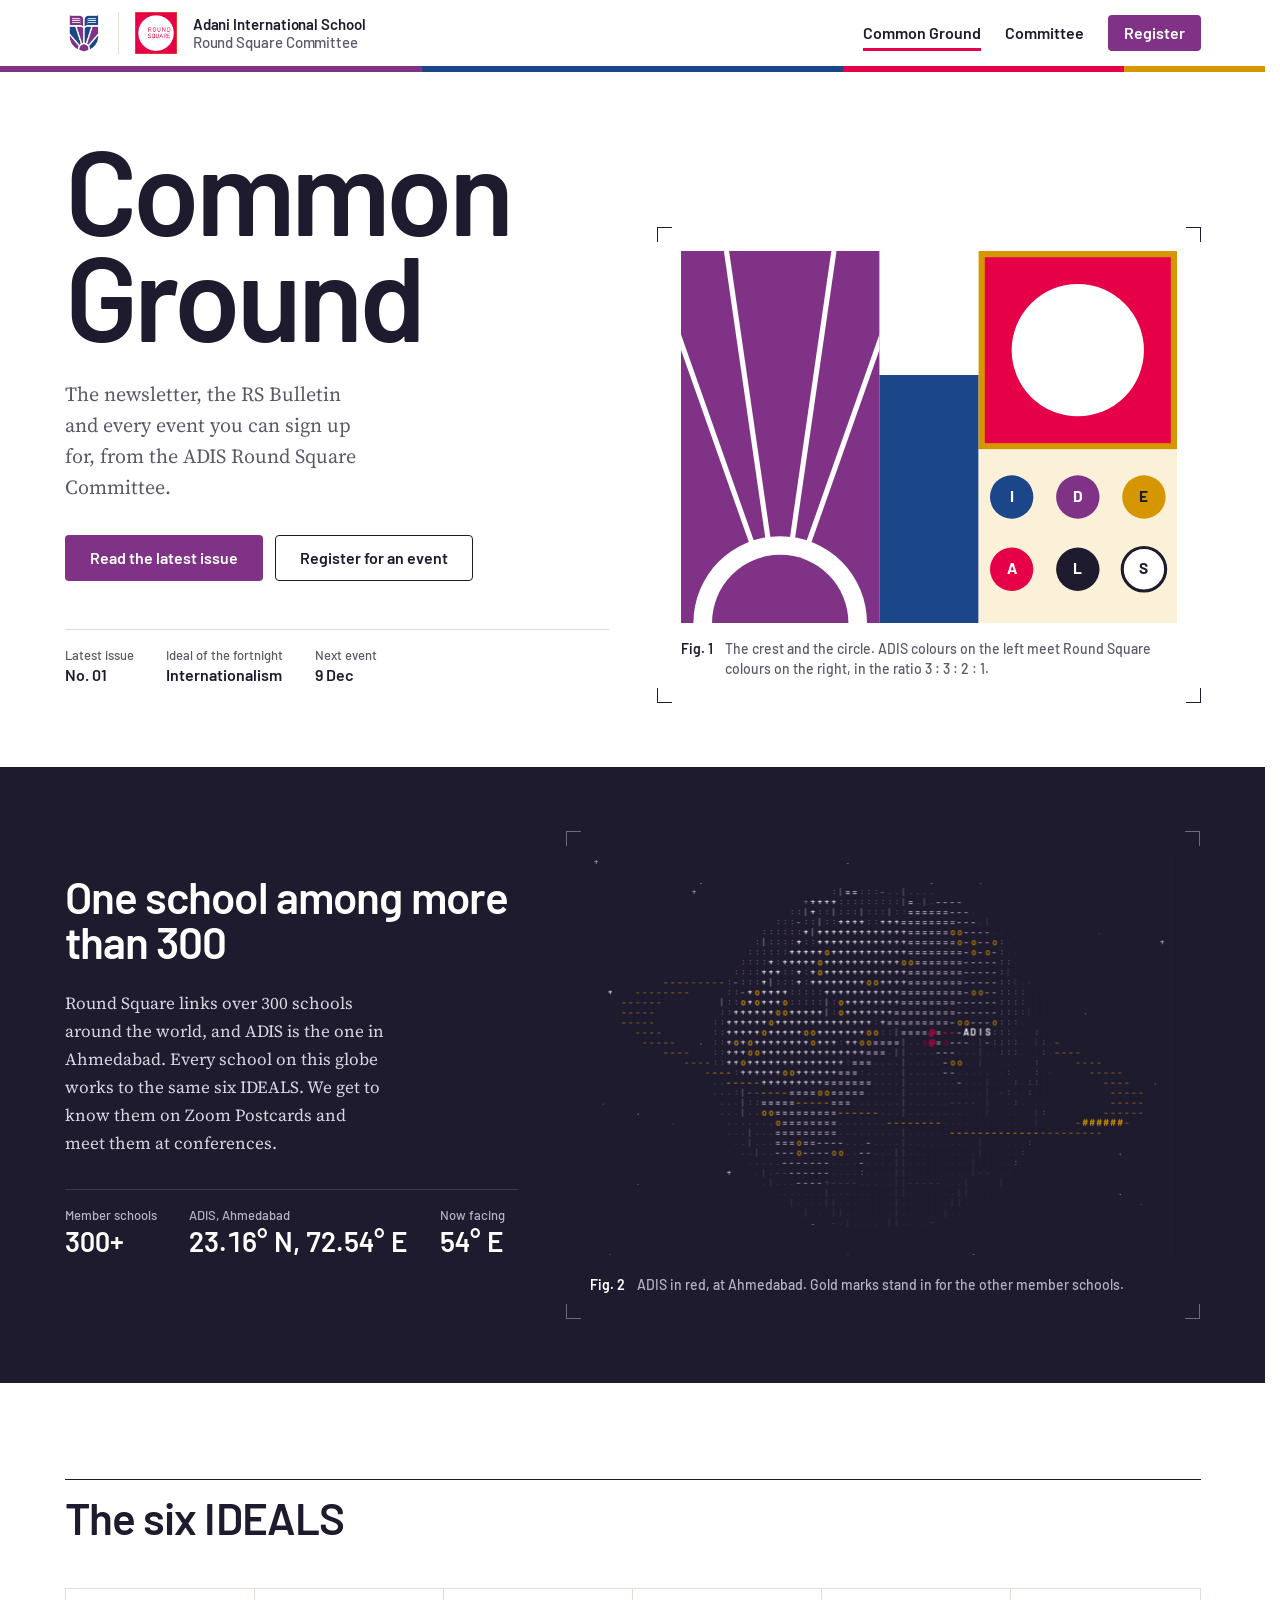
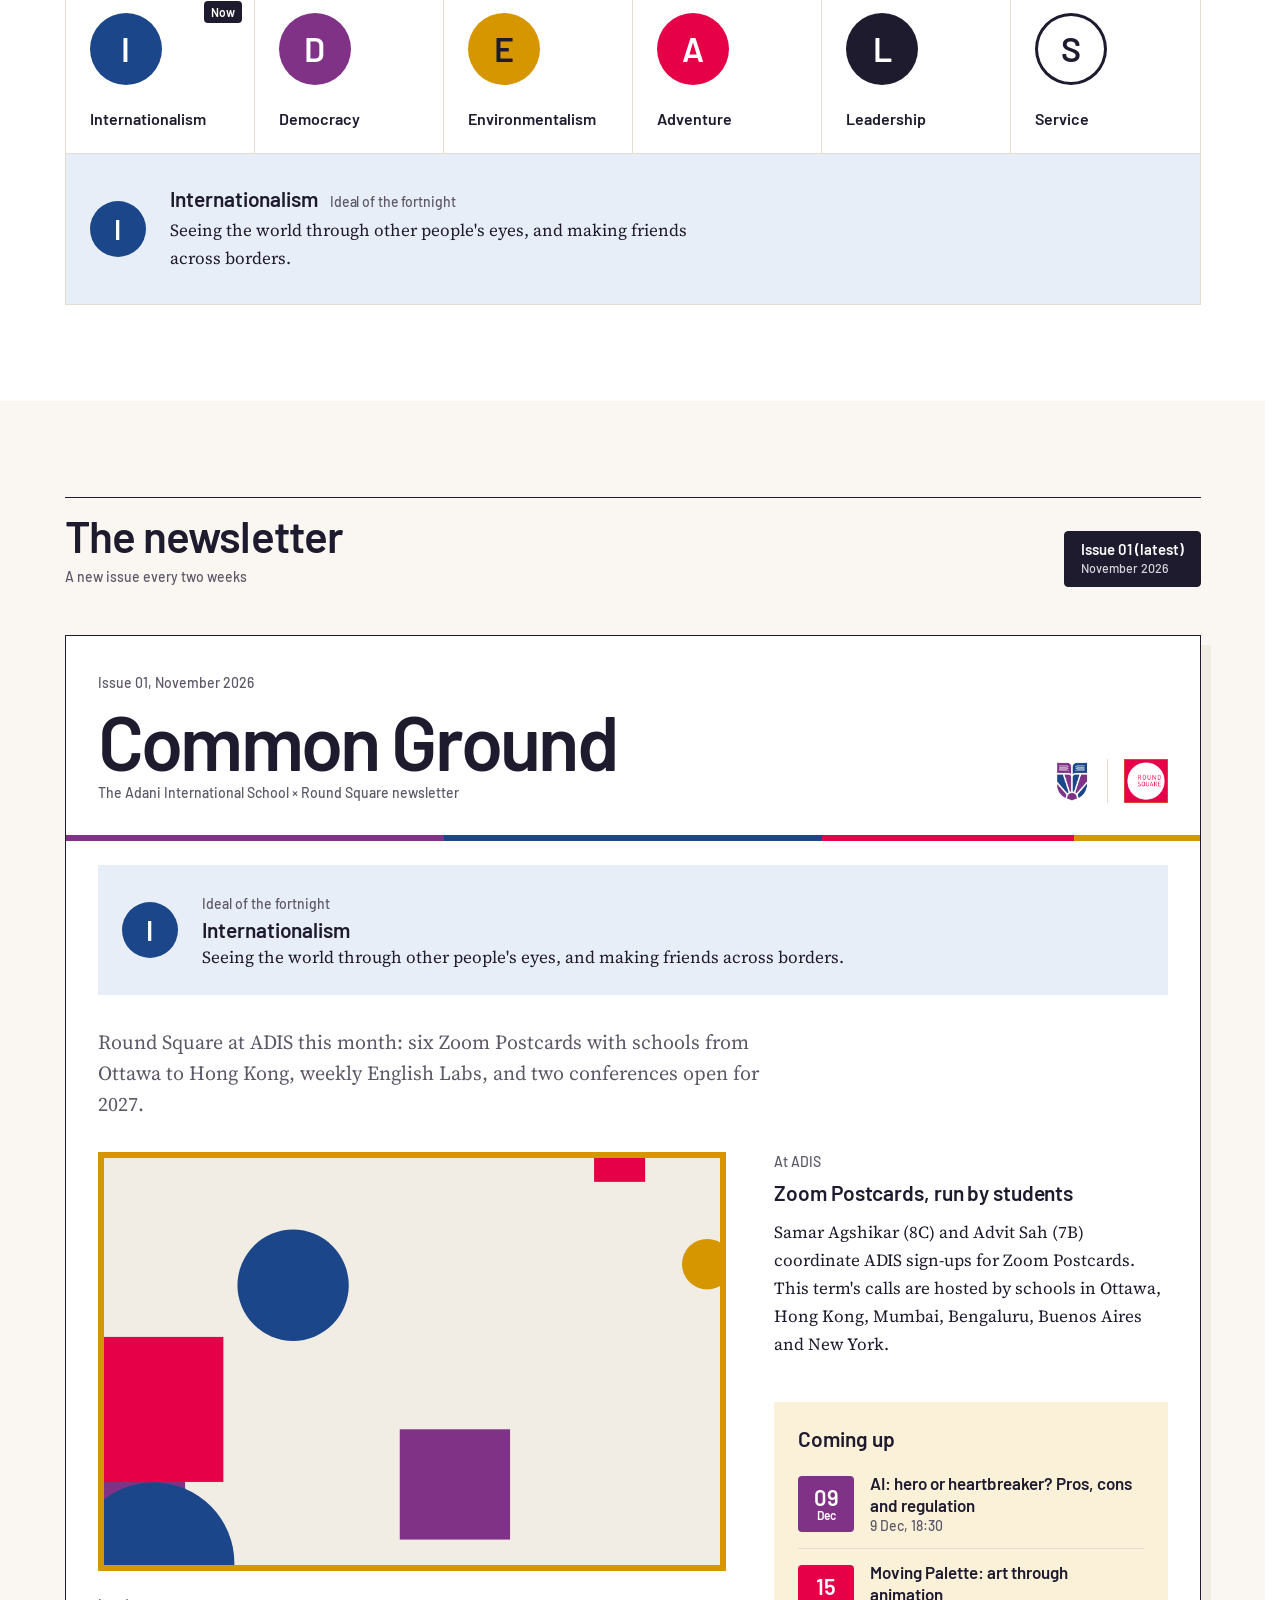
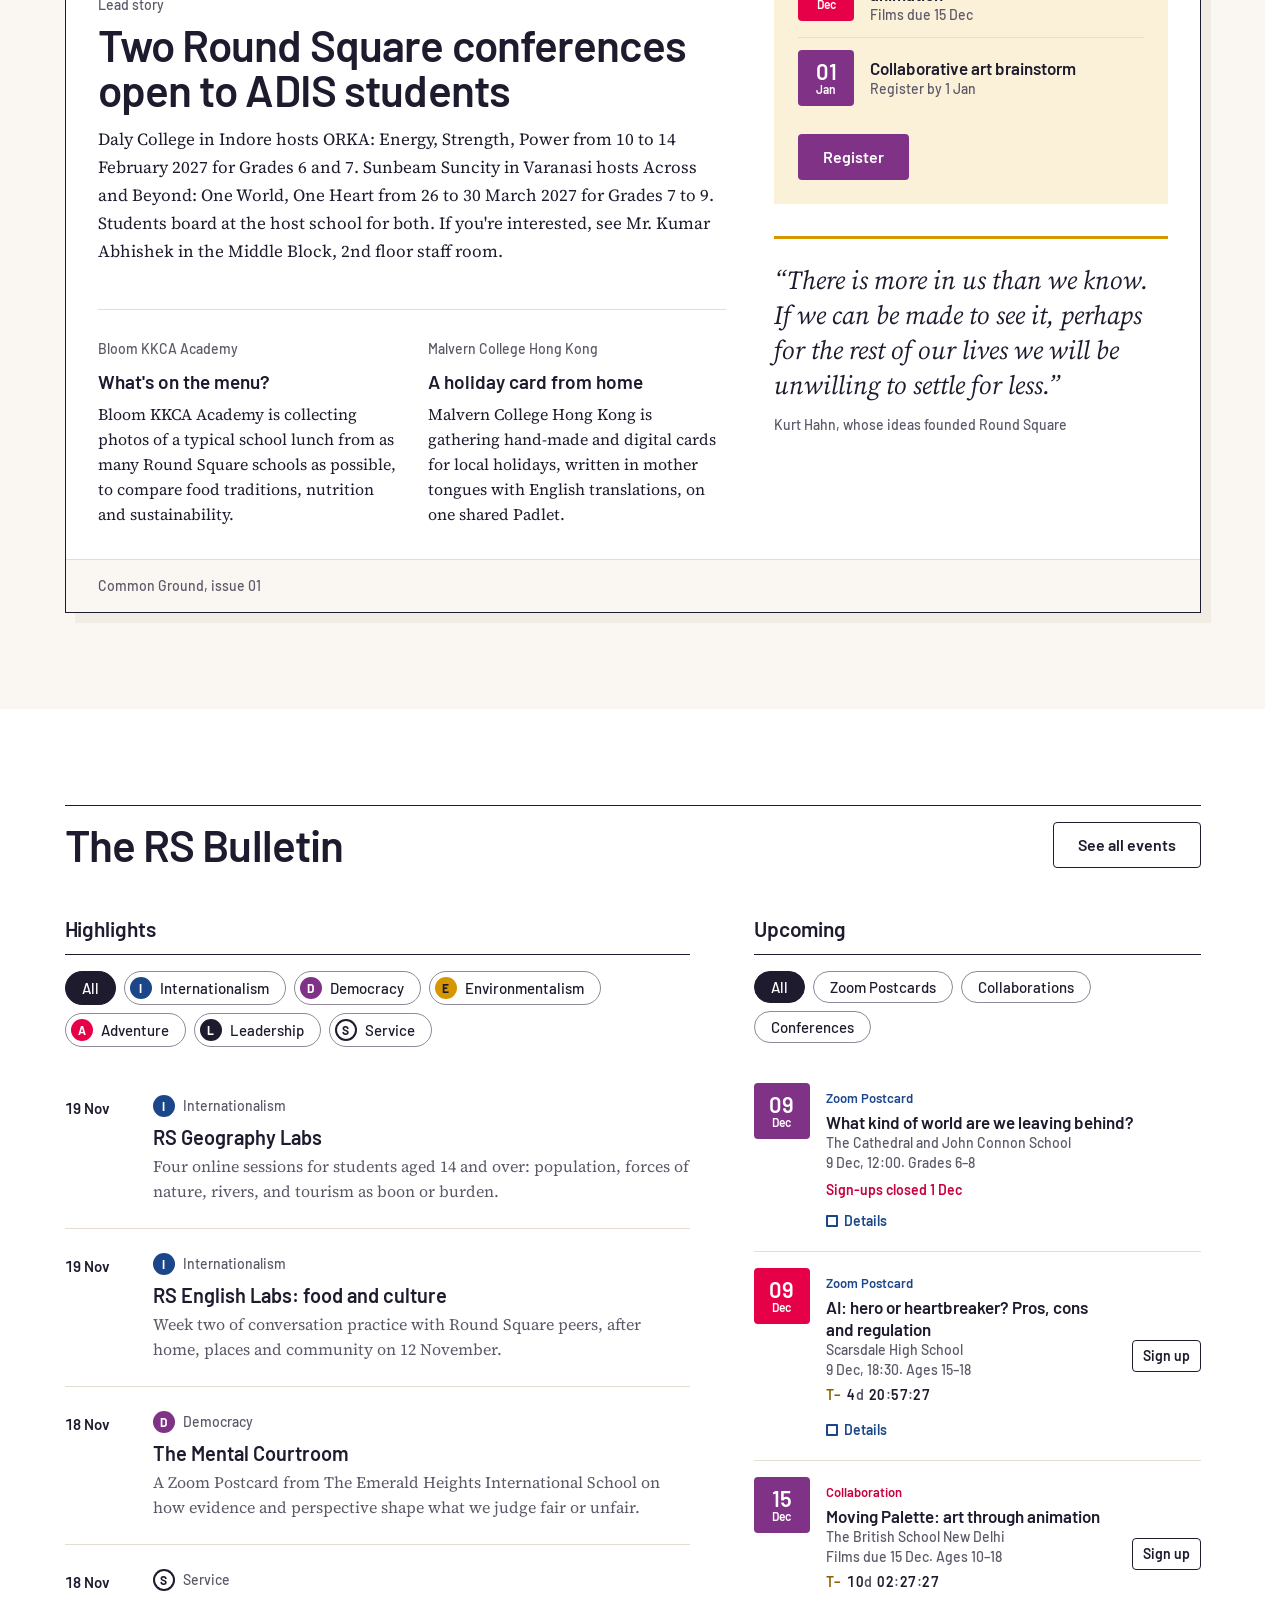
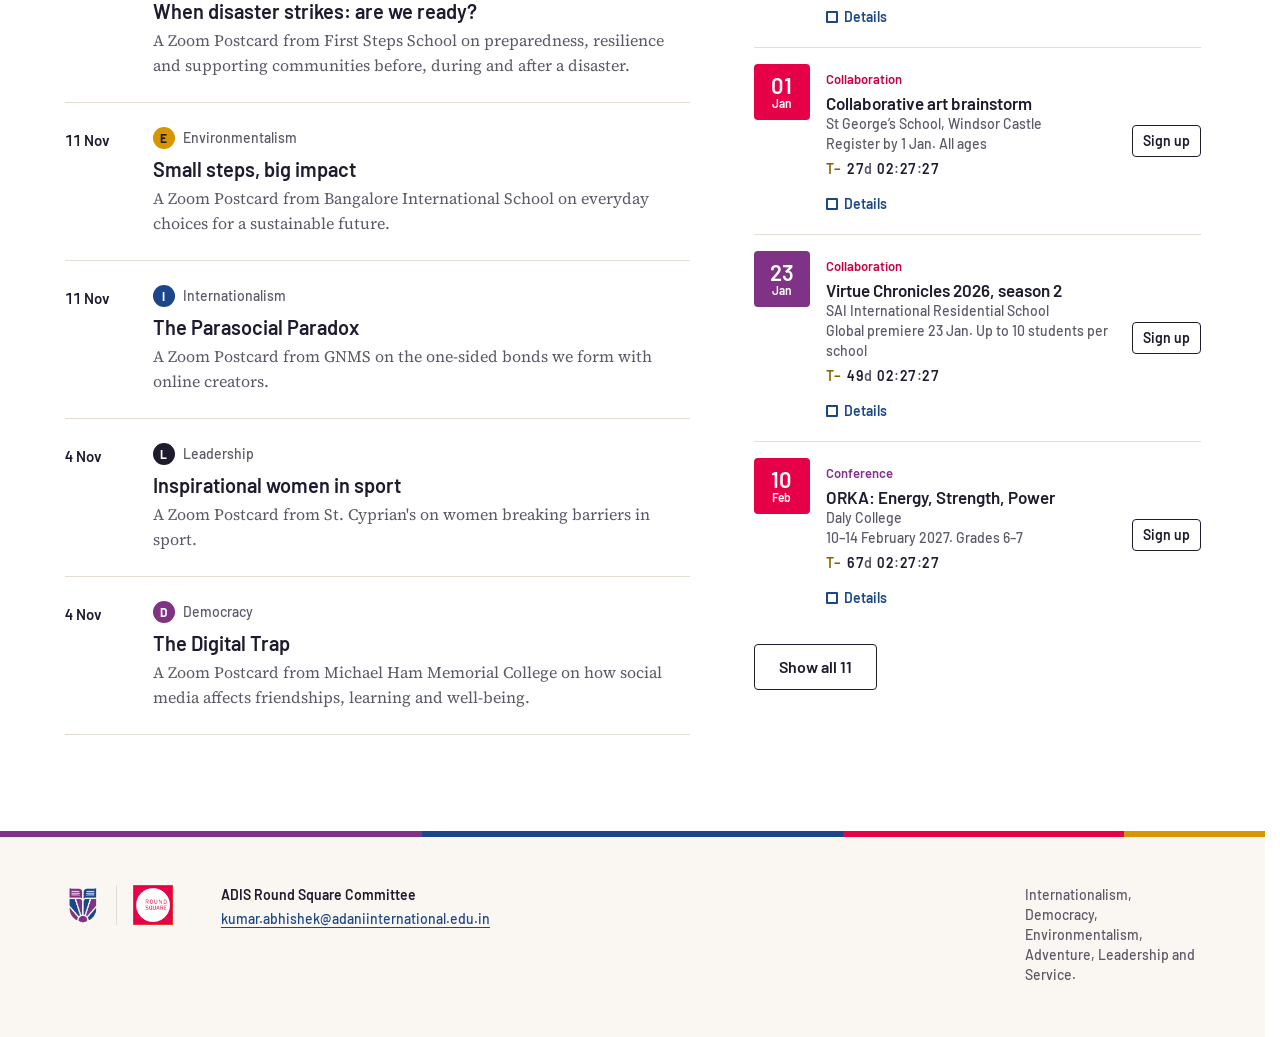
<file: index.html>
<!doctype html>
<html lang="en">
<head>
  <meta charset="utf-8">
  <meta name="viewport" content="width=device-width, initial-scale=1">
  <title>Common Ground | ADIS Round Square</title>
  <meta name="description" content="The ADIS Round Square Committee: the Common Ground newsletter, the RS Bulletin, highlights and upcoming events.">
  <link rel="icon" href="assets/round-square-mark.png">
  <link rel="preconnect" href="https://fonts.googleapis.com">
  <link rel="preconnect" href="https://fonts.gstatic.com" crossorigin>
  <link href="https://fonts.googleapis.com/css2?family=Barlow:wght@400;500;600;700&family=Source+Serif+4:ital,opsz,wght@0,8..60,400;0,8..60,600;1,8..60,400&display=swap" rel="stylesheet">
  <link rel="stylesheet" href="css/styles.css?v=15">
  <script>
    // Opening animation: once per visit, never for people who prefer reduced motion.
    try {
      if (!sessionStorage.getItem("rs-intro-seen") && !matchMedia("(prefers-reduced-motion: reduce)").matches) {
        document.documentElement.classList.add("intro");
        sessionStorage.setItem("rs-intro-seen", "1");
      }
    } catch (e) {}
  </script>
</head>
<body data-page="home">
  <div class="intro-overlay" aria-hidden="true">
    <div class="intro-cols"><span class="b-purple"></span><span class="b-blue"></span><span class="b-red"></span><span class="b-gold"></span></div>
    <div class="intro-badge">
      <img src="assets/adis-crest.png" alt=""><span class="divider"></span><img src="assets/round-square-mark.png" alt="">
    </div>
  </div>

  <header id="site-header"></header>

  <main>
    <!-- Hero -->
    <section class="hero" aria-labelledby="hero-title">
      <div class="wrap">
        <div class="hero-copy">
          <h1 id="hero-title" class="display">Common<br>Ground</h1>
          <p class="lead">The newsletter, the RS Bulletin and every event you can sign up for, from the ADIS Round Square Committee.</p>
          <div class="hero-actions">
            <a class="btn primary" href="#newsletter">Read the latest issue</a>
            <a class="btn secondary" href="register.html">Register for an event</a>
          </div>
          <dl class="hero-meta" id="hero-meta"></dl>
        </div>
        <figure class="plate hero-art">
          <span class="crop" aria-hidden="true"></span>
          <svg id="hero-svg" viewBox="0 0 480 360" role="img" aria-label="The ADIS rising sun meets the Round Square circle">
            <!-- ADIS: purple slab with the crest's rays and rising sun -->
            <rect class="shape" x="0" y="0" width="192" height="360" fill="#7f3286"/>
            <clipPath id="slab-clip"><rect class="shape" x="0" y="0" width="192" height="360"/></clipPath>
            <g clip-path="url(#slab-clip)"><g id="rays">
              <line class="ray" x1="96" y1="360" x2="-10" y2="60"/>
              <line class="ray" x1="96" y1="360" x2="44" y2="0"/>
              <line class="ray" x1="96" y1="360" x2="148" y2="0"/>
              <line class="ray" x1="96" y1="360" x2="202" y2="60"/>
            </g></g>
            <g class="sun" id="sun" tabindex="0" role="button" aria-label="The rising sun">
              <circle cx="96" cy="360" r="84" fill="#ffffff"/>
              <circle id="sun-core" cx="96" cy="360" r="66" fill="#7f3286"/>
            </g>
            <!-- ADIS blue -->
            <rect class="shape" x="192" y="120" width="96" height="240" fill="#1b478a"/>
            <!-- Round Square: red square in a gold frame, with its circle -->
            <rect class="shape" x="288" y="0" width="192" height="192" fill="#d59600"/>
            <rect class="shape inner" x="294" y="6" width="180" height="180" fill="#e60048"/>
            <clipPath id="sq-clip"><rect class="shape inner" x="294" y="6" width="180" height="180"/></clipPath>
            <g clip-path="url(#sq-clip)">
              <circle class="rs-ball" id="rs-ball" cx="384" cy="96" r="64" fill="#ffffff" tabindex="0" role="button" aria-label="The Round Square circle"/>
            </g>
            <!-- Gold tint relief with the six IDEALS -->
            <rect class="shape" x="288" y="192" width="192" height="168" fill="#fbf1d9"/>
            <g id="mini-ideals" font-family="Barlow, Arial, sans-serif" font-weight="700" font-size="15" text-anchor="middle"></g>
          </svg>
          <figcaption><b>Fig. 1</b>The crest and the circle. ADIS colours on the left meet Round Square colours on the right, in the ratio 3 : 3 : 2 : 1.</figcaption>
        </figure>
      </div>
      <div class="motto" aria-live="polite">Plus est en vous<small>There is more in you. Kurt Hahn</small></div>
    </section>

    <!-- Orbit -->
    <section class="orbit" aria-labelledby="orbit-title">
      <div class="wrap">
        <div>
          <h2 id="orbit-title" class="headline">One school among more than 300</h2>
          <p>Round Square links over 300 schools around the world, and ADIS is the one in Ahmedabad. Every school on this globe works to the same six IDEALS. We get to know them on Zoom Postcards and meet them at conferences.</p>
          <dl class="orbit-stats">
            <div><dt>Member schools</dt><dd>300+</dd></div>
            <div><dt>ADIS, Ahmedabad</dt><dd>23.16° N, 72.54° E</dd></div>
            <div><dt>Now facing</dt><dd id="facing">73° E</dd></div>
          </dl>
        </div>
        <figure class="plate">
          <span class="crop" aria-hidden="true"></span>
          <canvas id="orbit-canvas" class="ascii" role="img" aria-label="A turning globe drawn in text characters, with ADIS marked in red at Ahmedabad, India, and other Round Square schools in gold"></canvas>
          <figcaption><b>Fig. 2</b>ADIS in red, at Ahmedabad. Gold marks stand in for the other member schools.</figcaption>
        </figure>
      </div>
    </section>

    <!-- IDEALS -->
    <section class="block" aria-labelledby="ideals-title">
      <div class="wrap">
        <div class="section-head">
          <h2 id="ideals-title" class="headline">The six IDEALS</h2>
        </div>
        <div class="ideals" id="ideals"></div>
        <div class="ideal-detail" id="ideal-detail" aria-live="polite"></div>
      </div>
    </section>

    <!-- Newsletter -->
    <section class="block tint" id="newsletter" aria-labelledby="nl-title">
      <div class="wrap">
        <div class="section-head">
          <div>
            <h2 id="nl-title" class="headline">The newsletter</h2>
            <p class="label" style="margin-top:8px">A new issue every two weeks</p>
          </div>
          <div class="issue-tabs" role="tablist" aria-label="Issues" id="issue-tabs"></div>
        </div>
        <div class="paper-stage"><article class="paper" id="paper" role="tabpanel" aria-live="polite"></article></div>
      </div>
    </section>

    <!-- RS Bulletin -->
    <section class="block" id="bulletin" aria-labelledby="bl-title">
      <div class="wrap">
        <div class="section-head">
          <h2 id="bl-title" class="headline">The RS Bulletin</h2>
          <a class="btn secondary" href="register.html">See all events</a>
        </div>
        <div class="bulletin-grid">
          <div>
            <div class="col-head"><h3 class="title">Highlights</h3></div>
            <div class="chips filter-row" id="hl-filters" role="group" aria-label="Filter highlights by IDEAL"></div>
            <ol class="index" id="highlights"></ol>
          </div>
          <div>
            <div class="col-head"><h3 class="title">Upcoming</h3></div>
            <div class="chips filter-row" id="up-filters" role="group" aria-label="Filter upcoming events by type"></div>
            <ul class="events upcoming" id="upcoming"></ul>
            <button type="button" class="btn secondary up-toggle" id="up-more" hidden>Show all</button>
          </div>
        </div>
      </div>
    </section>
  </main>

  <footer id="site-footer"></footer>

  <script src="js/data.js?v=15"></script>
  <script src="js/main.js?v=15"></script>
  <script src="js/ascii.js?v=15"></script>
  <script src="js/home.js?v=15"></script>
</body>
</html>
</file>
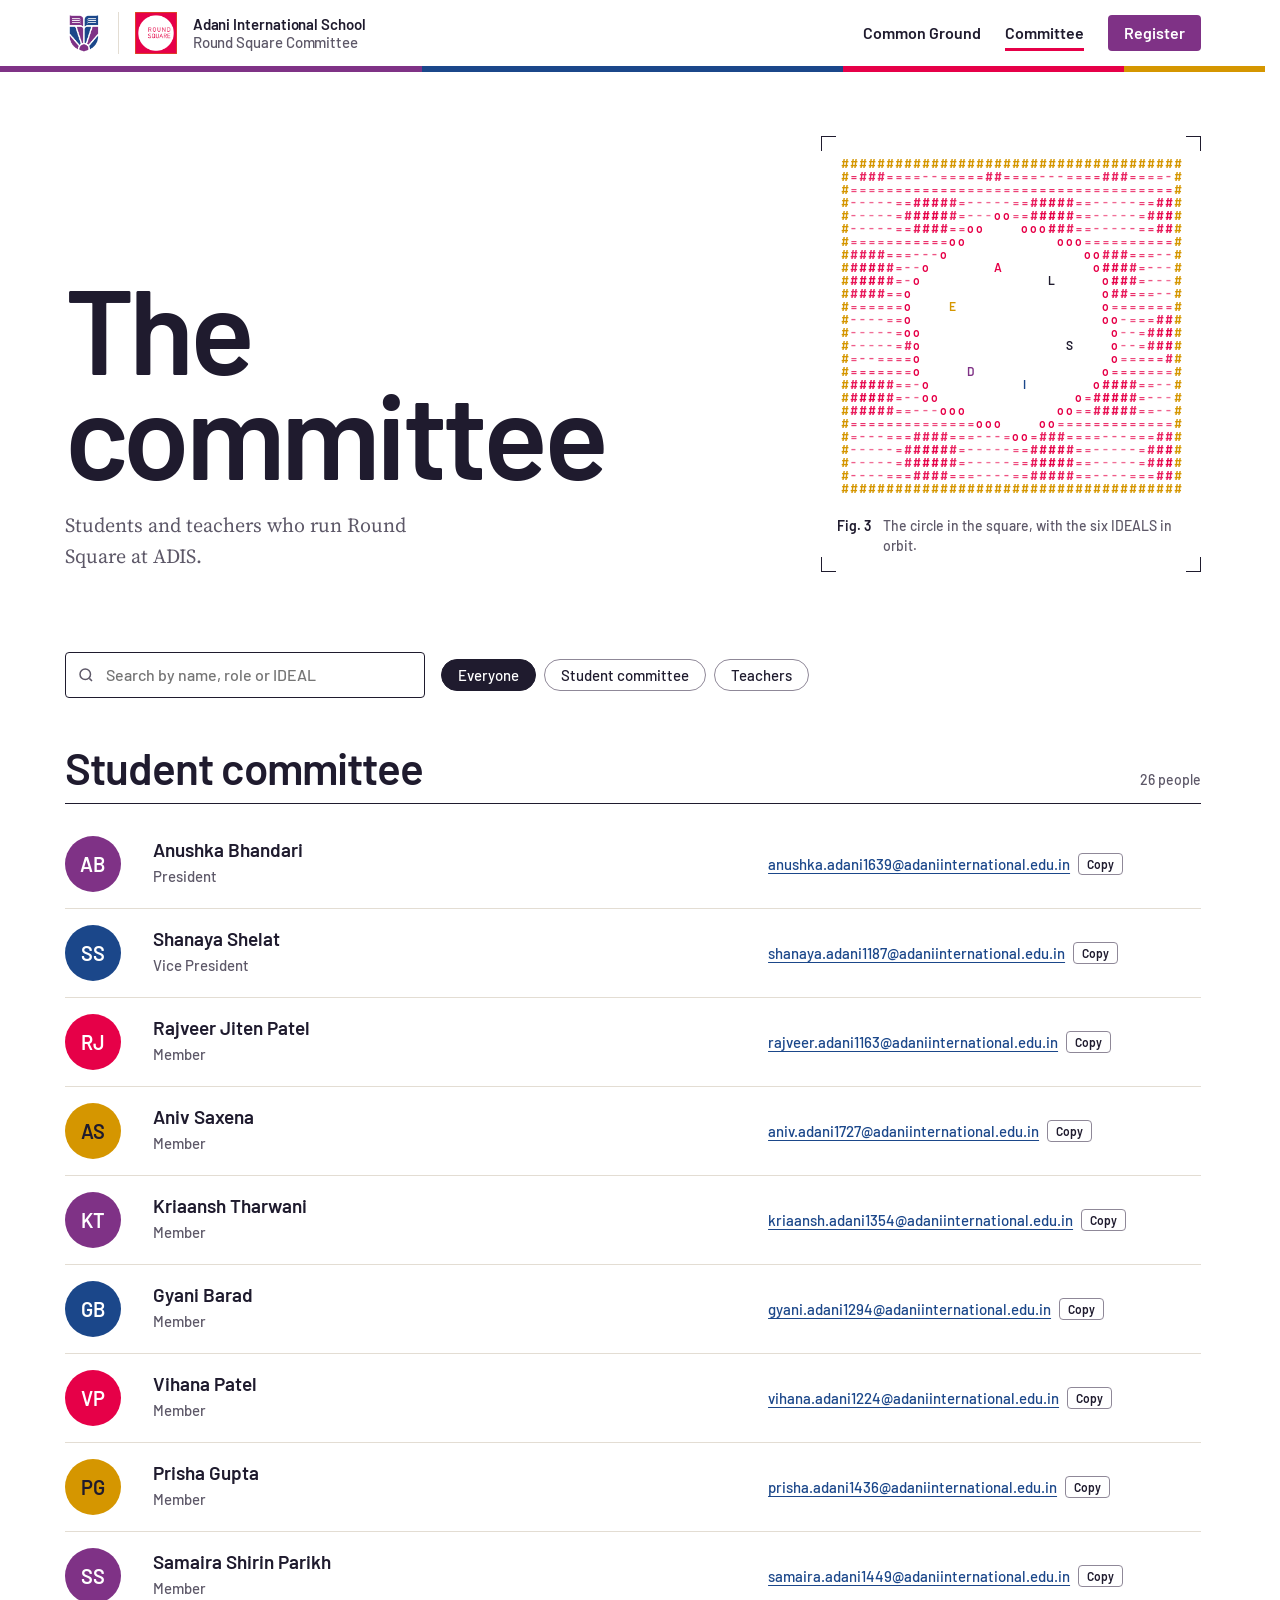
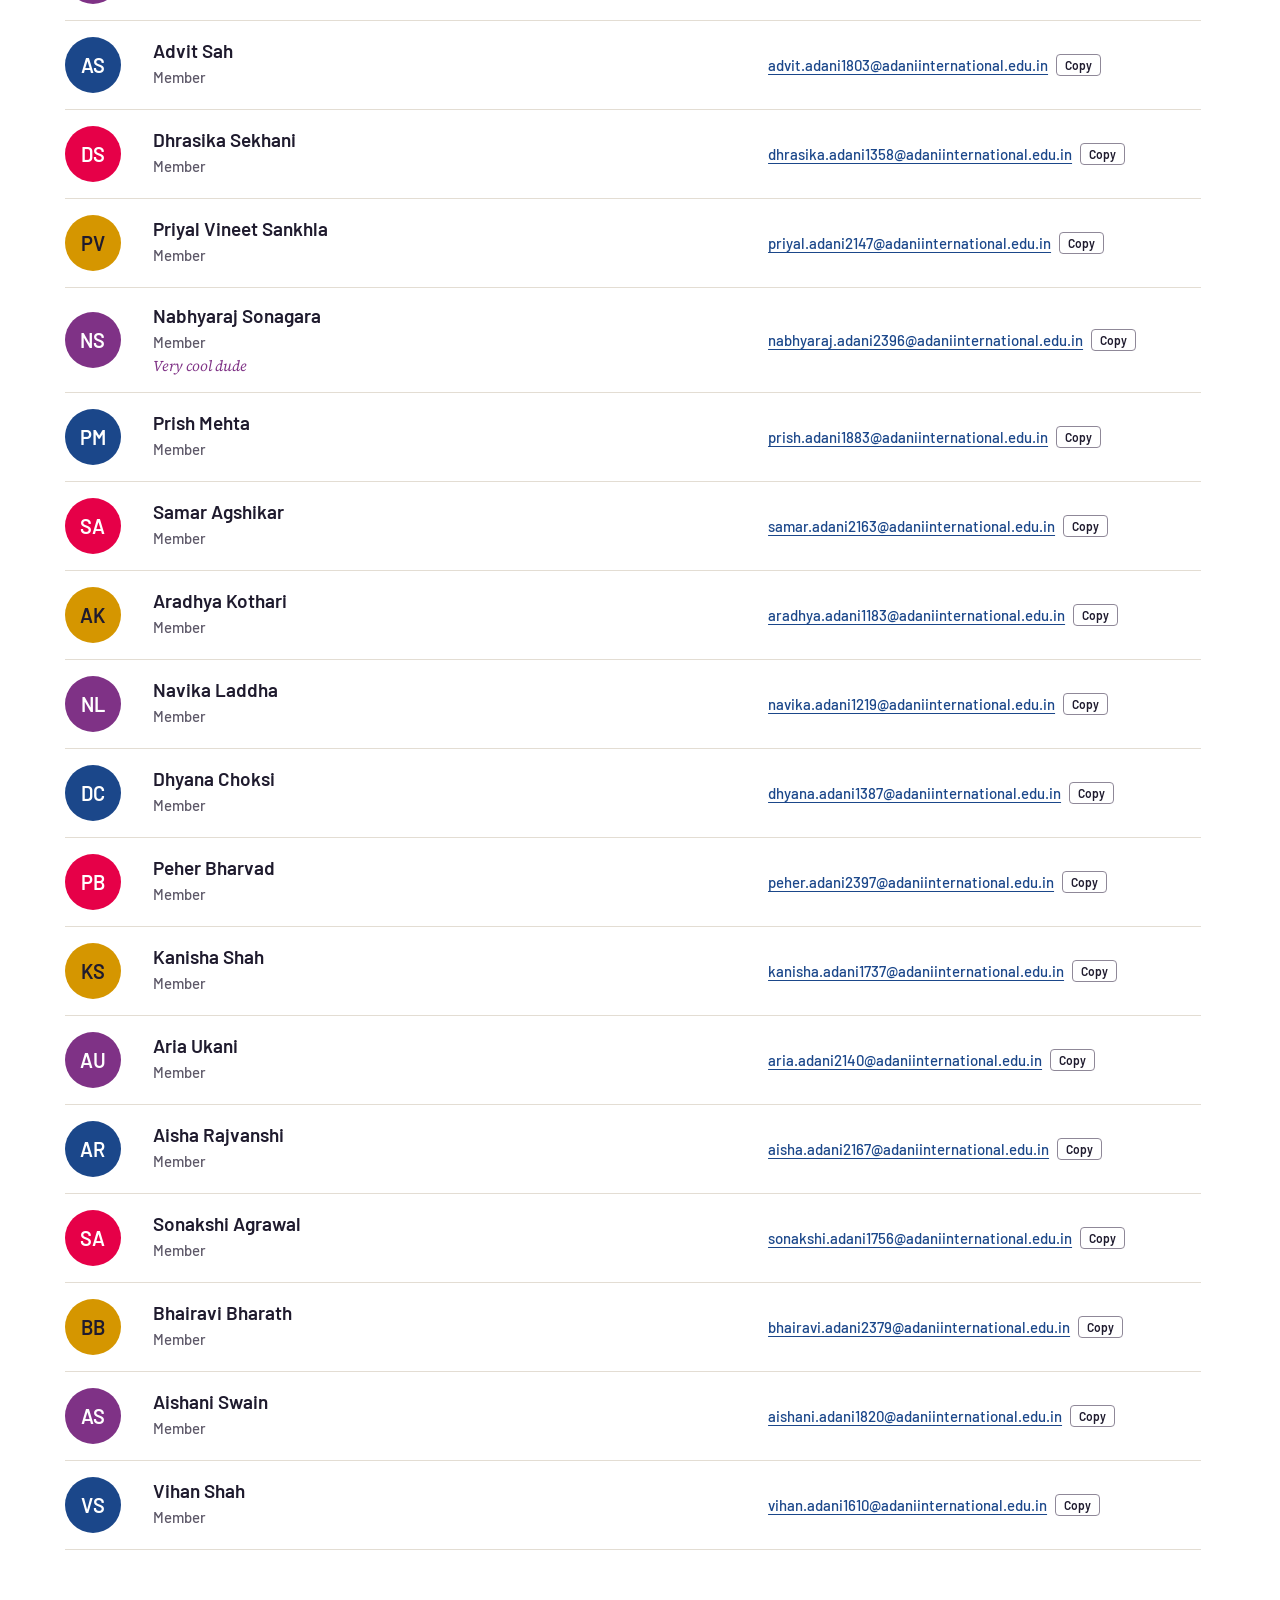
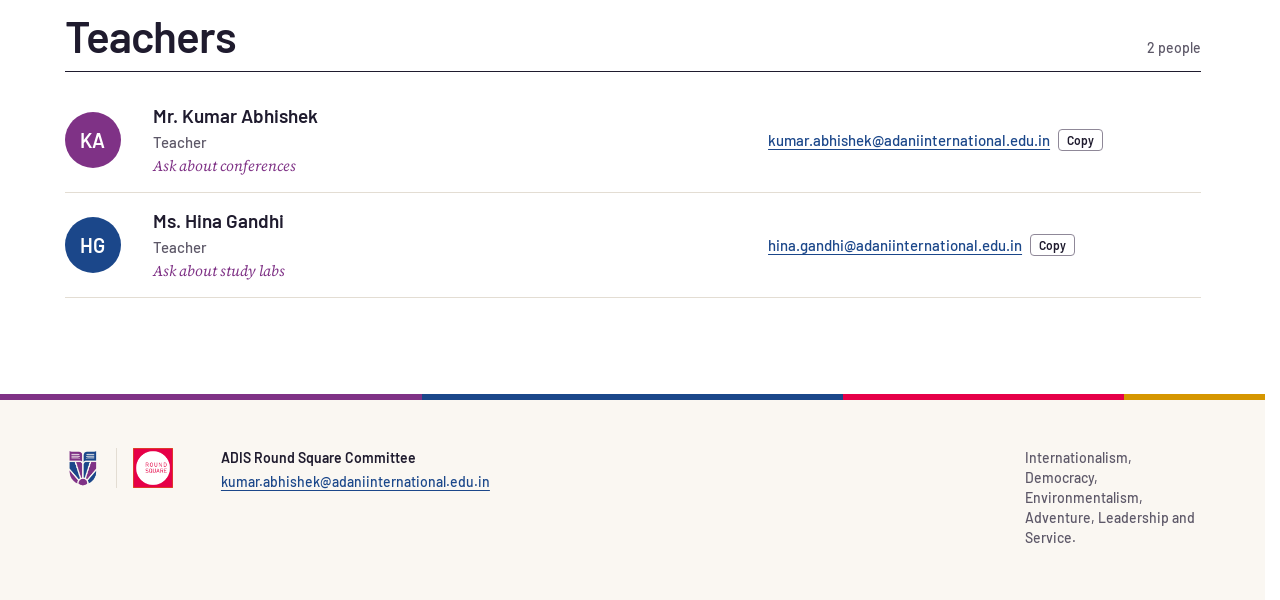
<file: committee.html>
<!doctype html>
<html lang="en">
<head>
  <meta charset="utf-8">
  <meta name="viewport" content="width=device-width, initial-scale=1">
  <title>Committee | ADIS Round Square</title>
  <meta name="description" content="Meet the ADIS Round Square Committee and find out who to contact.">
  <link rel="icon" href="assets/round-square-mark.png">
  <link rel="preconnect" href="https://fonts.googleapis.com">
  <link rel="preconnect" href="https://fonts.gstatic.com" crossorigin>
  <link href="https://fonts.googleapis.com/css2?family=Barlow:wght@400;500;600;700&family=Source+Serif+4:ital,opsz,wght@0,8..60,400;0,8..60,600;1,8..60,400&display=swap" rel="stylesheet">
  <link rel="stylesheet" href="css/styles.css?v=15">
</head>
<body data-page="committee">
  <header id="site-header"></header>

  <main>
    <section class="page-intro">
      <div class="wrap">
        <div>
          <h1 class="display">The committee</h1>
          <p class="lead">Students and teachers who run Round Square at ADIS.</p>
        </div>
        <figure class="plate">
          <span class="crop" aria-hidden="true"></span>
          <canvas id="circle-canvas" class="ascii" role="img" aria-label="The Round Square circle in its square, drawn in text characters, with the six IDEALS circling inside"></canvas>
          <figcaption><b>Fig. 3</b>The circle in the square, with the six IDEALS in orbit.</figcaption>
        </figure>
      </div>
    </section>

    <section class="block" style="padding-top:32px">
      <div class="wrap">
        <div class="toolbar">
          <label class="search">
            <span class="visually-hidden">Search the committee</span>
            <svg width="18" height="18" viewBox="0 0 24 24" fill="none" stroke="currentColor" stroke-width="2" aria-hidden="true"><circle cx="11" cy="11" r="7"/><path d="m20 20-3.5-3.5"/></svg>
            <input id="search" type="search" placeholder="Search by name, role or IDEAL" autocomplete="off">
          </label>
          <div class="chips" id="group-filter" role="group" aria-label="Filter by group"></div>
        </div>
        <div id="members"></div>
      </div>
    </section>
  </main>

  <footer id="site-footer"></footer>

  <script src="js/data.js?v=15"></script>
  <script src="js/main.js?v=15"></script>
  <script src="js/ascii.js?v=15"></script>
  <script src="js/committee.js?v=15"></script>
</body>
</html>
</file>
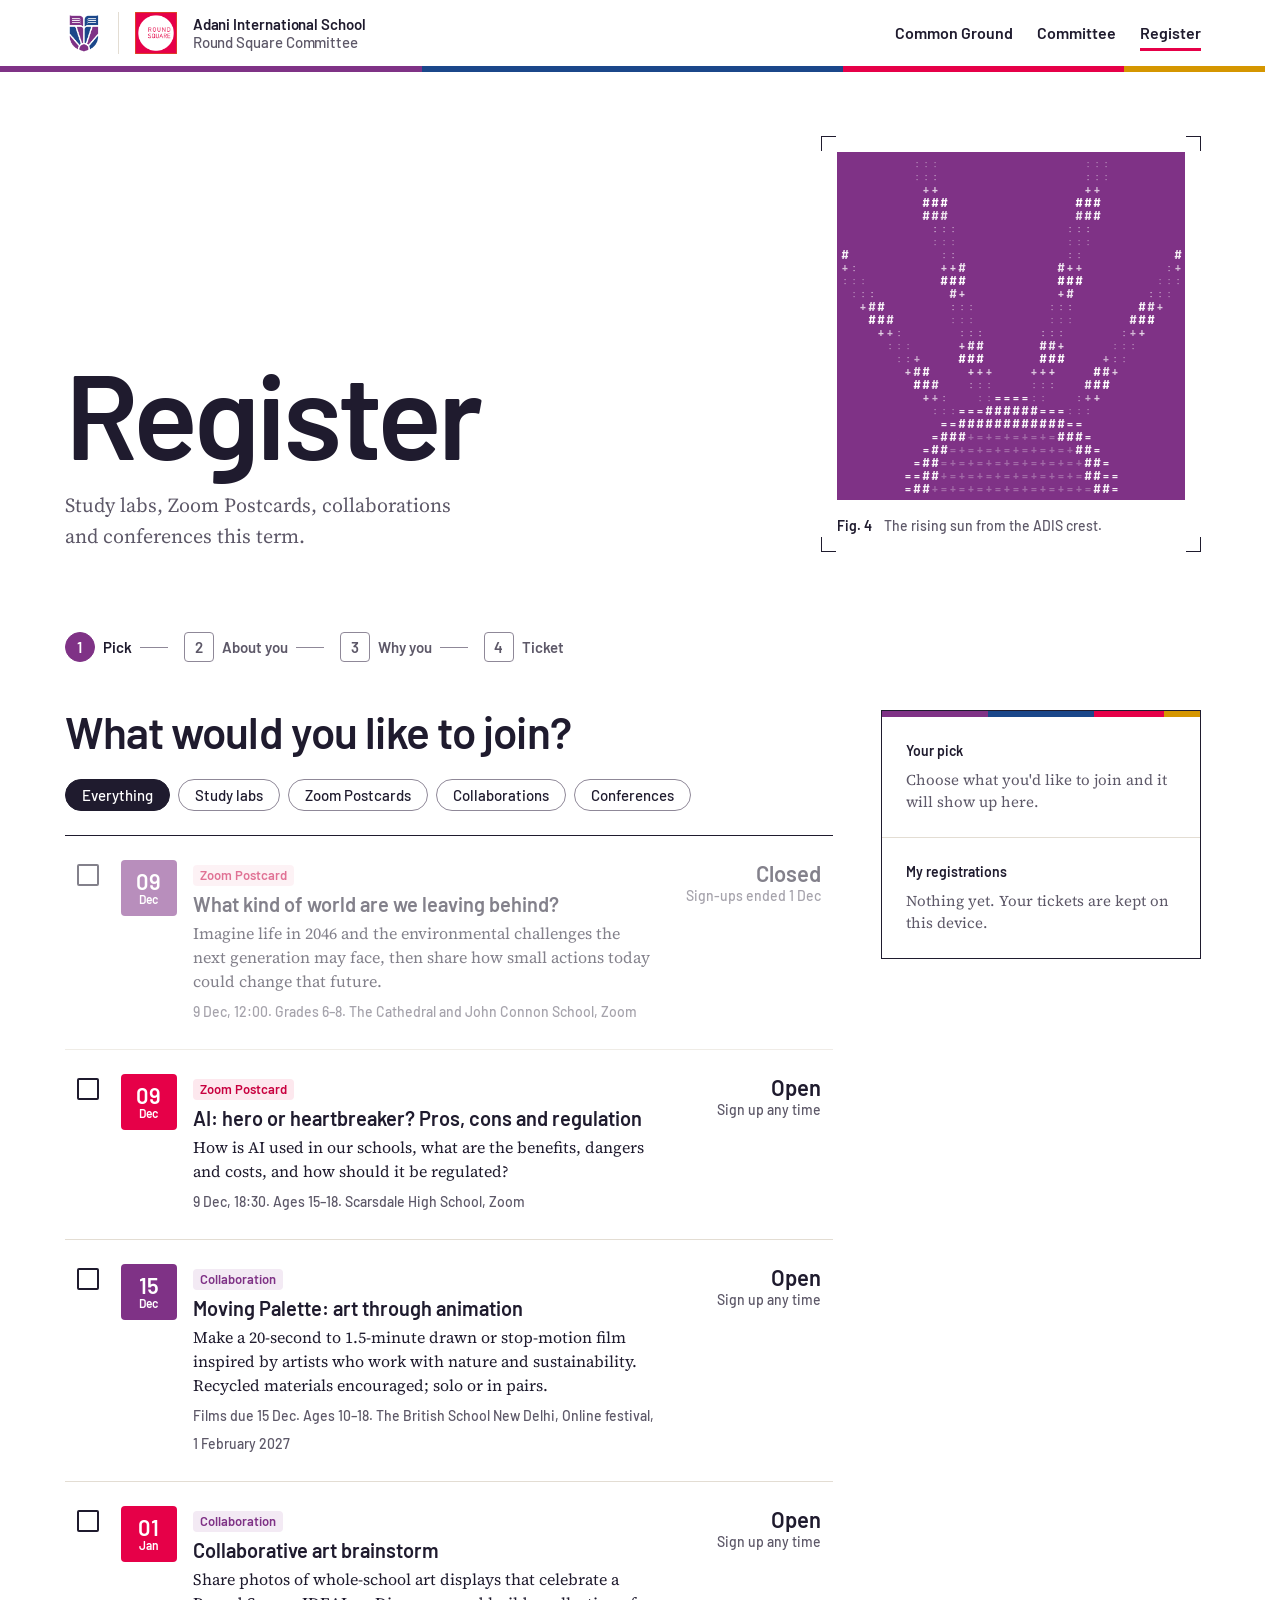
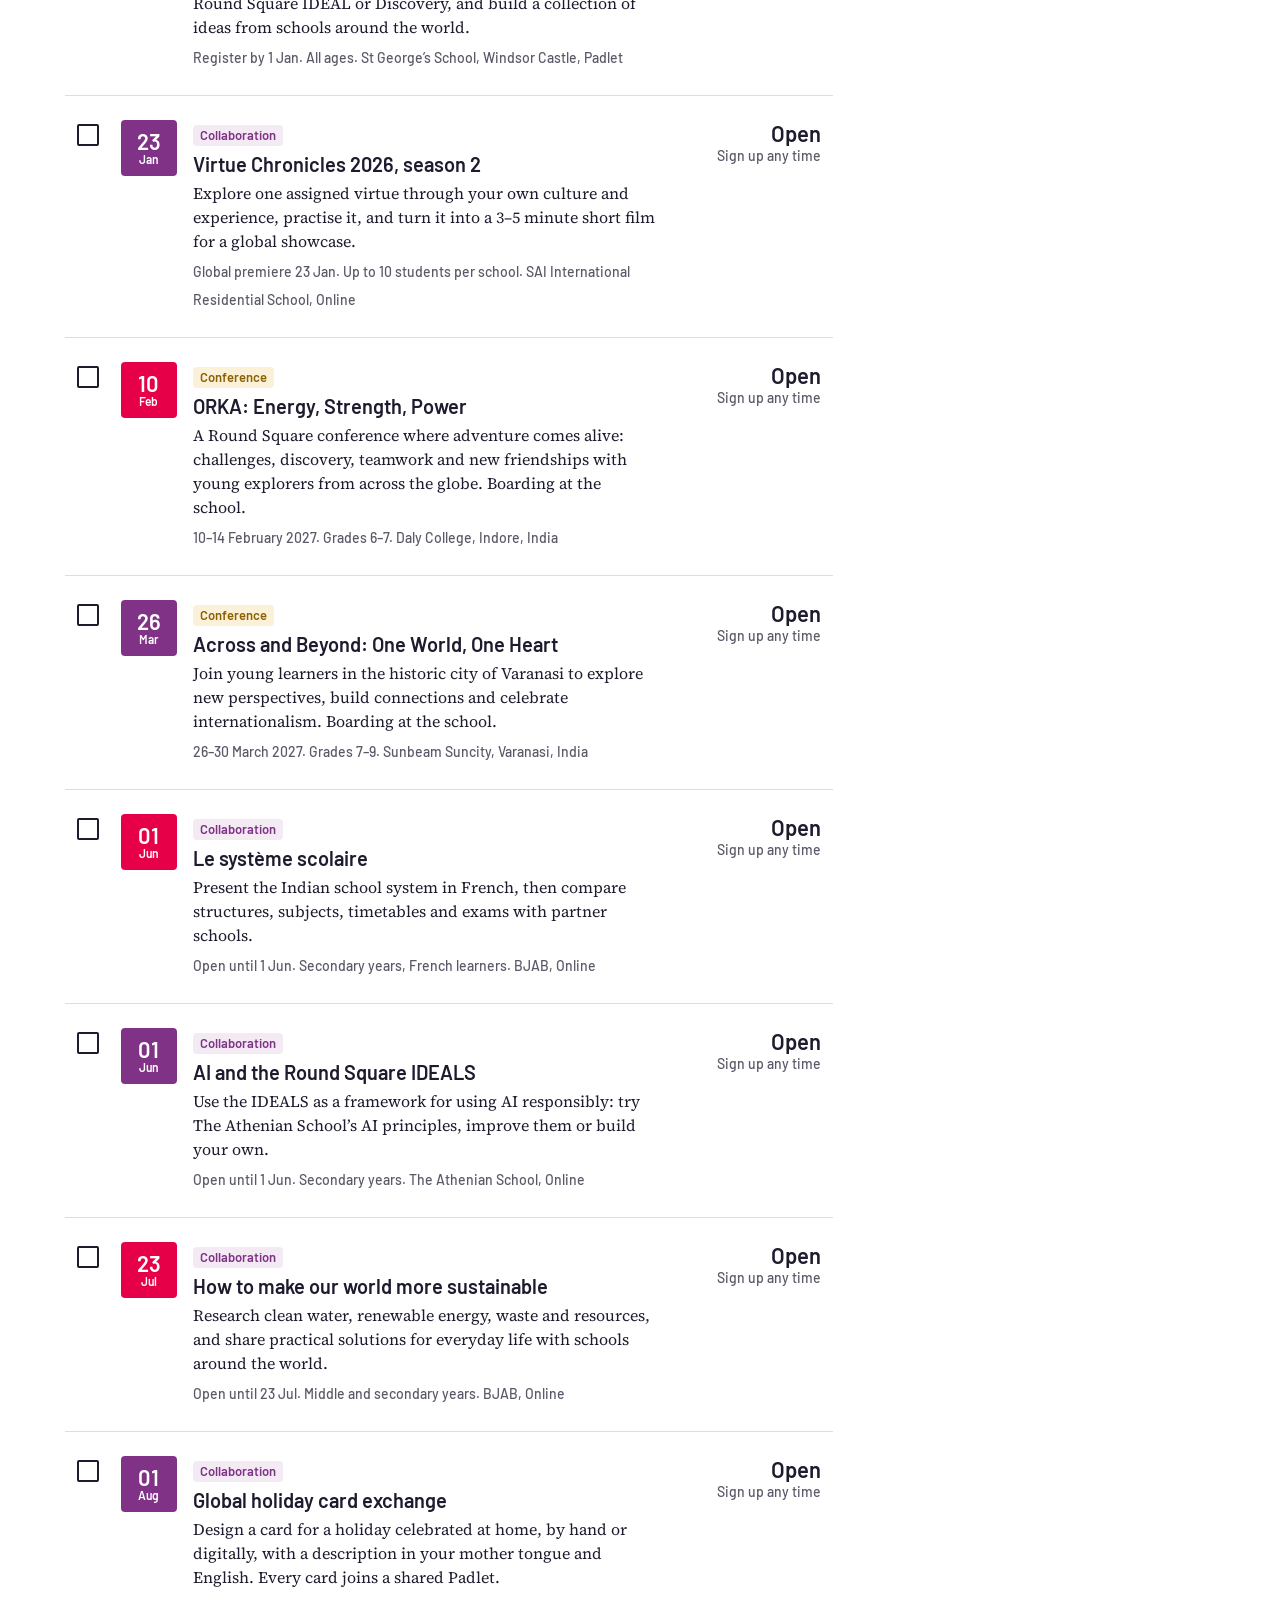
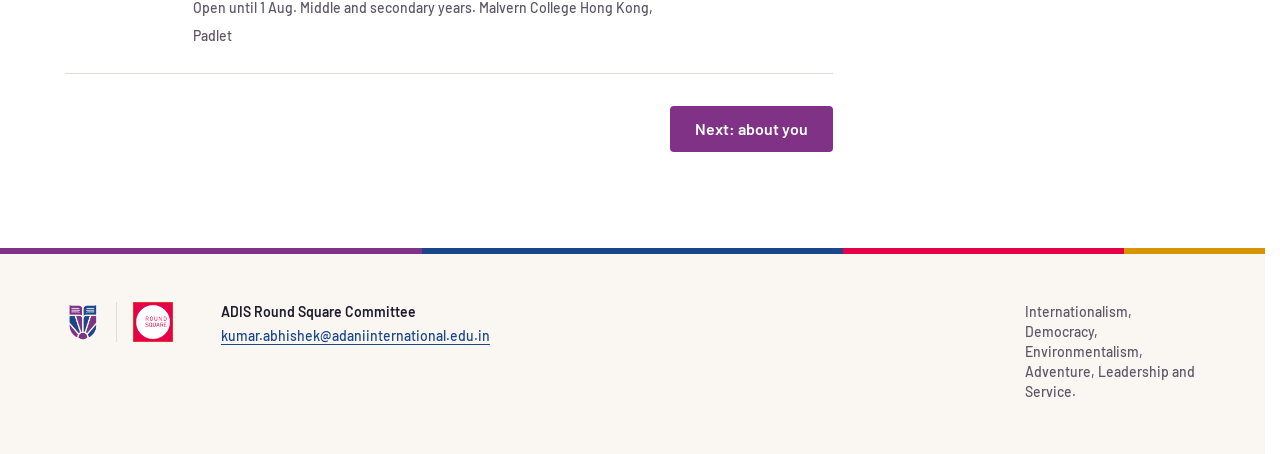
<file: register.html>
<!doctype html>
<html lang="en">
<head>
  <meta charset="utf-8">
  <meta name="viewport" content="width=device-width, initial-scale=1">
  <title>Register | ADIS Round Square</title>
  <meta name="description" content="Register for upcoming ADIS Round Square events.">
  <link rel="icon" href="assets/round-square-mark.png">
  <link rel="preconnect" href="https://fonts.googleapis.com">
  <link rel="preconnect" href="https://fonts.gstatic.com" crossorigin>
  <link href="https://fonts.googleapis.com/css2?family=Barlow:wght@400;500;600;700&family=Source+Serif+4:ital,opsz,wght@0,8..60,400;0,8..60,600;1,8..60,400&display=swap" rel="stylesheet">
  <link rel="stylesheet" href="css/styles.css?v=15">
</head>
<body data-page="register">
  <header id="site-header"></header>

  <main>
    <section class="page-intro">
      <div class="wrap">
        <div>
          <h1 class="display">Register</h1>
          <p class="lead">Study labs, Zoom Postcards, collaborations and conferences this term.</p>
        </div>
        <figure class="plate">
          <span class="crop" aria-hidden="true"></span>
          <canvas id="sun-canvas" class="ascii" role="img" aria-label="The ADIS rising sun drawn in text characters, with light pulsing along its rays"></canvas>
          <figcaption><b>Fig. 4</b>The rising sun from the ADIS crest.</figcaption>
        </figure>
      </div>
    </section>

    <section class="block" style="padding-top:32px">
      <div class="wrap">
        <form id="reg-form" novalidate>
          <ol class="steps" id="steps">
            <li class="active"><span class="n">1</span>Pick</li>
            <li><span class="n">2</span>About you</li>
            <li><span class="n">3</span>Why you</li>
            <li><span class="n">4</span>Ticket</li>
          </ol>

          <div class="reg-layout">
            <div>
              <!-- Step 1 -->
              <div class="panel" data-step="1">
                <h2 class="headline">What would you like to join?</h2>
                <div class="chips" id="type-filter" role="group" aria-label="Filter by type"></div>
                <fieldset style="border:0;padding:0;margin:0">
                  <legend class="visually-hidden">Choose what to join</legend>
                  <div class="event-picks" id="picks"></div>
                </fieldset>
                <p class="pick-error" id="pick-error" role="alert">Pick something to join first.</p>
                <div class="panel-actions">
                  <button type="button" class="btn primary" data-next>Next: about you</button>
                </div>
              </div>

              <!-- Step 2 -->
              <div class="panel" data-step="2" hidden>
                <h2 class="headline">About you</h2>
                <p class="muted">We use this only to organise the event and contact you about it.</p>
                <div class="form-grid">
                  <div class="field full">
                    <label for="f-name">Full name</label>
                    <input id="f-name" name="name" autocomplete="name" required>
                    <p class="err">Enter your name.</p>
                  </div>
                  <div class="field">
                    <label for="f-grade">Grade</label>
                    <select id="f-grade" name="grade" required>
                      <option value="">Choose</option>
                      <option>6</option><option>7</option><option>8</option><option>9</option><option>10</option><option>11</option><option>12</option>
                    </select>
                    <p class="err">Choose your grade.</p>
                  </div>
                  <div class="field">
                    <label for="f-section">Section</label>
                    <select id="f-section" name="section">
                      <option value="">Choose</option><option>A</option><option>B</option><option>C</option><option>D</option><option>E</option>
                    </select>
                  </div>
                  <div class="field">
                    <label for="f-email">School email</label>
                    <input id="f-email" name="email" type="email" autocomplete="email" required>
                    <p class="err">Enter an email address like name@school.org.</p>
                  </div>
                  <div class="field">
                    <label for="f-phone">Phone <span class="muted">(optional)</span></label>
                    <input id="f-phone" name="phone" type="tel" autocomplete="tel">
                  </div>
                  <div class="field full">
                    <label class="check-field"><input type="checkbox" id="f-consent" name="consent" required> My parent or guardian knows I'm signing up, and I'll bring a signed consent form for off-campus trips.</label>
                    <p class="err">Confirm this to continue.</p>
                  </div>
                </div>
                <div class="panel-actions">
                  <button type="button" class="btn secondary" data-back>Back</button>
                  <button type="button" class="btn primary" data-next>Next: why you</button>
                </div>
              </div>

              <!-- Step 3 -->
              <div class="panel" data-step="3" hidden>
                <h2 class="headline" id="fit-title">Why are you a good fit?</h2>
                <div class="field" style="margin-top:24px;max-width:680px">
                  <label for="f-fit">In two or three sentences, tell us what you'd bring</label>
                  <textarea id="f-fit" name="suitability" maxlength="600" required aria-describedby="fit-count" placeholder="I chaired our class debate last term and I like listening as much as speaking."></textarea>
                  <p class="caption" id="fit-count" style="margin:6px 0 0">0 sentences, 0 of 600 characters</p>
                  <p class="err">Write a few sentences about why you'd be a good fit.</p>
                </div>
                <div class="field" style="margin-top:24px;max-width:680px">
                  <label for="f-notes">Anything we should know? <span class="muted">(optional)</span></label>
                  <textarea id="f-notes" name="notes" placeholder="Allergies, access needs or questions"></textarea>
                </div>
                <div class="panel-actions">
                  <button type="button" class="btn secondary" data-back>Back</button>
                  <button type="submit" class="btn rs" id="submit-btn">Get my ticket</button>
                </div>
              </div>

              <!-- Done -->
              <div class="panel" data-step="4" hidden>
                <div id="ticket"></div>
                <div class="panel-actions">
                  <button type="button" class="btn primary" id="ics-btn">Add to calendar</button>
                  <button type="button" class="btn secondary" id="again-btn">Register for something else</button>
                  <a class="btn secondary" href="index.html">Back to Common Ground</a>
                </div>
              </div>
            </div>

            <aside class="summary" aria-live="polite">
              <div class="band" aria-hidden="true"><span class="b-purple"></span><span class="b-blue"></span><span class="b-red"></span><span class="b-gold"></span></div>
              <div class="inner" id="your-pick"></div>
              <div class="inner">
                <p class="label strong" style="margin:0">My registrations</p>
                <div id="mine"></div>
              </div>
            </aside>
          </div>
        </form>
      </div>
    </section>
  </main>

  <footer id="site-footer"></footer>

  <script src="js/data.js?v=15"></script>
  <script src="js/main.js?v=15"></script>
  <script src="js/ascii.js?v=15"></script>
  <script src="js/register.js?v=15"></script>
</body>
</html>
</file>
<file: css/styles.css>
/* ADIS × Round Square — site styles.
   Colours: the ADIS × Round Square design system. Layout: after the 1976 NASA Graphics Standards Manual —
   white pages, flush-left type, thin rules, numbered figure plates, specs and captions. */
:root {
  --paper: #faf7f2;
  --surface: #ffffff;
  --surface-sunk: #f2ede4;
  --line: #e3ddd3;
  --line-strong: #8f8898;
  --ink: #1f1b2e;
  --ink-muted: #5d5868;
  --adis-purple: #7f3286;
  --adis-purple-tint: #f3eaf4;
  --adis-blue: #1b478a;
  --adis-blue-tint: #e8eef7;
  --rs-red: #e60048;
  --rs-red-text: #c8003f;
  --rs-red-tint: #fde8ee;
  --rs-gold: #d59600;
  --rs-gold-text: #8a6100;
  --rs-gold-tint: #fbf1d9;
  --on-brand: #ffffff;
  --link: var(--adis-blue);
  --focus: var(--adis-blue);

  --font-sans: Barlow, "Helvetica Neue", Helvetica, Arial, sans-serif;
  --font-serif: "Source Serif 4", Georgia, "Times New Roman", serif;

  --space-1: 4px; --space-2: 8px; --space-3: 12px; --space-4: 16px;
  --space-6: 24px; --space-8: 32px; --space-12: 48px; --space-16: 64px; --space-24: 96px;
  --radius-none: 0px; --radius-sm: 4px; --radius-full: 9999px;
  --rule: 1px solid var(--ink);
  --hair: 1px solid var(--line);
  --width-read: 680px; --width-page: 1200px;
  --ease-out: cubic-bezier(.2,.8,.2,1);
  --ease-bounce: cubic-bezier(.34,1.56,.64,1);
}

/* ---------- One colour per IDEAL, used everywhere that IDEAL appears ----------
   --ic fill, --ic-on text on the fill, --ic-text small text on white, --ic-tint soft ground, --ic-ring outline.
   Service is the outlined one: solid versus open, as in the NASA manual. */
[data-i="I"] { --ic: var(--adis-blue); --ic-on: var(--on-brand); --ic-text: var(--adis-blue); --ic-tint: var(--adis-blue-tint); --ic-ring: none; --ic-stroke: none; }
[data-i="D"] { --ic: var(--adis-purple); --ic-on: var(--on-brand); --ic-text: var(--adis-purple); --ic-tint: var(--adis-purple-tint); --ic-ring: none; --ic-stroke: none; }
[data-i="E"] { --ic: var(--rs-gold); --ic-on: var(--ink); --ic-text: var(--rs-gold-text); --ic-tint: var(--rs-gold-tint); --ic-ring: none; --ic-stroke: none; }
[data-i="A"] { --ic: var(--rs-red); --ic-on: var(--on-brand); --ic-text: var(--rs-red-text); --ic-tint: var(--rs-red-tint); --ic-ring: none; --ic-stroke: none; }
[data-i="L"] { --ic: var(--ink); --ic-on: var(--on-brand); --ic-text: var(--ink); --ic-tint: #ebeaee; --ic-ring: none; --ic-stroke: none; }
[data-i="S"] { --ic: var(--surface); --ic-on: var(--ink); --ic-text: var(--ink); --ic-tint: var(--surface-sunk); --ic-ring: inset 0 0 0 3px var(--ink); --ic-stroke: var(--ink); }

* { box-sizing: border-box; }
html { scroll-behavior: smooth; scrollbar-gutter: stable; }
body {
  margin: 0; background: var(--surface); color: var(--ink);
  font-family: var(--font-serif); font-size: 17px; line-height: 28px;
  -webkit-font-smoothing: antialiased; overflow-x: hidden;
}
img { max-width: 100%; display: block; }
a { color: var(--link); text-underline-offset: 3px; text-decoration-thickness: 1px; }
button { font: inherit; color: inherit; }
:focus-visible { outline: 2px solid var(--focus); outline-offset: 2px; }
.visually-hidden { position: absolute !important; width: 1px; height: 1px; overflow: hidden; clip: rect(0 0 0 0); white-space: nowrap; }

/* ---------- Type ---------- */
.display, .headline, .title, h1, h2, h3, h4 { font-family: var(--font-sans); font-weight: 600; margin: 0; }
.display { font-size: clamp(56px, 9.5vw, 120px); line-height: .88; letter-spacing: -0.035em; }
.headline { font-size: clamp(30px, 3.6vw, 44px); line-height: 1.02; letter-spacing: -0.02em; }
.title { font-size: 21px; line-height: 26px; letter-spacing: -0.005em; }
.lead { font-size: 20px; line-height: 31px; }
.quote { font-family: var(--font-serif); font-size: 26px; line-height: 35px; font-style: italic; font-weight: 400; }
.label { font-family: var(--font-sans); font-size: 14px; line-height: 20px; font-weight: 500; color: var(--ink-muted); }
.label.strong { color: var(--ink); font-weight: 600; }
.caption { font-family: var(--font-sans); font-size: 14px; line-height: 20px; font-weight: 500; color: var(--ink-muted); margin: 0; }
.muted { color: var(--ink-muted); }

/* ---------- Layout ---------- */
.wrap { width: 100%; max-width: var(--width-page); margin: 0 auto; padding: 0 var(--space-8); }
@media (max-width: 600px) { .wrap { padding: 0 var(--space-4); } }
.block { padding: var(--space-24) 0; }
.block.tint { background: var(--paper); }
@media (max-width: 700px) { .block { padding: var(--space-16) 0; } }

/* Section head: a thin full rule, the title flush left, a note in the margin column. */
.section-head { display: grid; grid-template-columns: 1fr auto; gap: var(--space-6); align-items: end; border-top: var(--rule); padding-top: var(--space-4); margin-bottom: var(--space-12); }
.section-head .label { margin: 0; }
@media (max-width: 700px) { .section-head { grid-template-columns: 1fr; } }

/* ---------- Meeting Band (purple 3, blue 3, red 2, gold 1) ---------- */
.band { display: flex; height: 6px; width: 100%; position: relative; }
.band span { display: block; }
.band .b-purple { flex: 3; background: var(--adis-purple); }
.band .b-blue { flex: 3; background: var(--adis-blue); }
.band .b-red { flex: 2; background: var(--rs-red); }
.band .b-gold { flex: 1; background: var(--rs-gold); position: relative; }
.band .b-gold[data-secret]::after {
  content: attr(data-secret); position: absolute; right: 8px; bottom: 14px; white-space: nowrap;
  font: 600 13px/18px var(--font-sans); color: var(--rs-gold-text);
  background: var(--rs-gold-tint); padding: 2px 8px; border-radius: var(--radius-sm);
  opacity: 0; transform: translateY(6px); transition: .25s; pointer-events: none;
}
.band .b-gold[data-secret]:hover::after { opacity: 1; transform: none; }

/* ---------- Header ---------- */
.site-header { position: sticky; top: 0; z-index: 50; background: rgba(255,255,255,.96); backdrop-filter: blur(6px); -webkit-backdrop-filter: blur(6px); }
.site-header .wrap { display: flex; align-items: center; justify-content: space-between; gap: var(--space-4); padding-top: var(--space-3); padding-bottom: var(--space-3); }
.lockup { display: flex; align-items: center; gap: var(--space-4); text-decoration: none; color: inherit; }
.lockup img { height: 42px; width: auto; }
.lockup .divider { width: 1px; align-self: stretch; background: var(--line); }
.lockup .rs-mark { cursor: pointer; }
.lockup .rs-mark.spin { animation: spin .8s var(--ease-bounce); }
@keyframes spin { to { transform: rotate(360deg); } }
.lockup-name { font: 600 15px/18px var(--font-sans); color: var(--ink); letter-spacing: -0.005em; }
.lockup-name span { display: block; font-weight: 500; color: var(--ink-muted); }
@media (max-width: 860px) { .site-header .lockup-name { display: none; } .lockup img { height: 36px; } }

.nav { display: flex; gap: var(--space-6); list-style: none; margin: 0; padding: 0; align-items: center; }
.nav a { position: relative; display: block; padding: var(--space-2) 0; font: 600 16px/20px var(--font-sans); color: var(--ink); text-decoration: none; }
.nav a::after { content: ""; position: absolute; left: 0; right: 0; bottom: 0; height: 3px; background: var(--rs-red); transform: scaleX(0); transform-origin: left; transition: transform .3s var(--ease-out); }
.nav a:hover::after, .nav a[aria-current="page"]::after { transform: scaleX(1); }
.nav a.cta { background: var(--adis-purple); color: var(--on-brand); padding: var(--space-2) var(--space-4); border-radius: var(--radius-sm); }
.nav a.cta::after { display: none; }
.nav a.cta:hover { background: #6a2970; }
@media (max-width: 560px) {
  .site-header .wrap { flex-wrap: wrap; justify-content: center; }
  .nav { gap: var(--space-4); }
  .nav a { font-size: 15px; }
}

/* ---------- Buttons ---------- */
.btn {
  display: inline-flex; align-items: center; gap: var(--space-2); border: 1px solid transparent; border-radius: var(--radius-sm);
  padding: var(--space-3) var(--space-6); font: 600 16px/20px var(--font-sans);
  text-decoration: none; cursor: pointer; transition: background .2s, color .2s, border-color .2s;
}
.btn:active { transform: translateY(1px); }
.btn.primary { background: var(--adis-purple); color: var(--on-brand); }
.btn.primary:hover { background: #6a2970; }
.btn.rs { background: var(--rs-red); color: var(--on-brand); }
.btn.rs:hover { background: var(--rs-red-text); }
.btn.secondary { background: var(--surface); color: var(--ink); border-color: var(--ink); }
.btn.secondary:hover { background: var(--ink); color: var(--on-brand); }
.btn[disabled] { opacity: .5; cursor: not-allowed; }

/* ---------- Chips (filters) ---------- */
.chips { display: flex; flex-wrap: wrap; gap: var(--space-2); }
.chip {
  display: inline-flex; align-items: center; gap: var(--space-2); border: 1px solid var(--line-strong); border-radius: var(--radius-full);
  padding: 5px var(--space-4) 5px 5px; background: var(--surface); cursor: pointer;
  font: 500 15px/20px var(--font-sans); color: var(--ink); transition: background .2s, color .2s, border-color .2s;
}
.chip.plain { padding: 5px var(--space-4); }
.chip:hover { border-color: var(--ink); }
.chip[aria-pressed="true"] { background: var(--ink); color: var(--on-brand); border-color: var(--ink); }
.marker {
  display: inline-grid; place-items: center; flex: none; width: 22px; height: 22px; border-radius: var(--radius-full);
  background: var(--ic); color: var(--ic-on); box-shadow: var(--ic-ring); font: 700 12px/1 var(--font-sans);
}
[data-i="S"].marker, [data-i="S"] > .marker { box-shadow: inset 0 0 0 2px var(--ink); }
.chip[aria-pressed="true"] .marker { outline: 2px solid var(--surface); }

/* ---------- Figure plates: crop marks, numbered captions ---------- */
.plate { position: relative; margin: 0; padding: var(--space-6); }
.plate::before, .plate::after, .plate .crop::before, .plate .crop::after {
  content: ""; position: absolute; width: 14px; height: 14px; border-color: var(--ink); border-style: solid; pointer-events: none;
}
.plate::before { top: 0; left: 0; border-width: 1px 0 0 1px; }
.plate::after { top: 0; right: 0; border-width: 1px 1px 0 0; }
.plate .crop::before { bottom: 0; left: 0; border-width: 0 0 1px 1px; }
.plate .crop::after { bottom: 0; right: 0; border-width: 0 1px 1px 0; }
.plate figcaption { display: flex; gap: var(--space-3); margin-top: var(--space-4); font: 500 14px/20px var(--font-sans); color: var(--ink-muted); }
.plate figcaption b { color: var(--ink); font-weight: 600; flex: none; }

/* ---------- Hero ---------- */
.hero .wrap { display: grid; grid-template-columns: 1fr 1fr; gap: var(--space-12); align-items: end; padding-top: var(--space-16); padding-bottom: var(--space-16); }
.hero-copy .lead { max-width: 30ch; margin: var(--space-8) 0; color: var(--ink-muted); }
.hero-actions { display: flex; gap: var(--space-3); flex-wrap: wrap; }
.hero-meta { display: grid; grid-template-columns: repeat(3, auto); gap: var(--space-1) var(--space-8); justify-content: start; margin-top: var(--space-12); padding-top: var(--space-4); border-top: var(--hair); }
.hero-meta dt { font: 500 13px/18px var(--font-sans); color: var(--ink-muted); }
.hero-meta dd { margin: 0; font: 600 16px/22px var(--font-sans); }
.hero-art svg { width: 100%; height: auto; display: block; overflow: hidden; }
.hero-art .ray { stroke: var(--surface); stroke-width: 5; transition: stroke 1.2s; }
.hero-art .sun { cursor: pointer; outline: none; }
.hero-art .rs-ball { cursor: pointer; }
.hero-art .sun:focus-visible circle:first-child, .hero-art .rs-ball:focus-visible { stroke: var(--focus); stroke-width: 4; }
@media (max-width: 900px) {
  .hero .wrap { grid-template-columns: 1fr; }
  .hero-art { max-width: 560px; }
  .hero-meta { grid-template-columns: repeat(2, auto); }
}

/* sunrise easter egg */
.hero { position: relative; transition: background 1.2s; }
body.sunrise .hero { background: linear-gradient(180deg, var(--rs-gold-tint), var(--surface) 75%); }
body.sunrise .hero-art .ray { stroke: var(--rs-gold); }
.motto {
  position: absolute; left: 50%; top: 50%; transform: translate(-50%, -50%) scale(.6); opacity: 0; pointer-events: none; z-index: 5;
  font-family: var(--font-serif); font-style: italic; font-size: clamp(36px, 7vw, 72px); line-height: 1.1; color: var(--adis-purple); white-space: nowrap; text-align: center;
  background: var(--surface); padding: var(--space-6) var(--space-8); border: var(--rule);
  transition: opacity .6s, transform .8s var(--ease-bounce);
}
.motto small { display: block; margin-top: var(--space-2); font: 500 15px/1.4 var(--font-sans); color: var(--ink-muted); font-style: normal; }
body.sunrise .motto { opacity: 1; transform: translate(-50%, -50%) scale(1); }

/* ---------- Orbit: ASCII globe ---------- */
.orbit { background: var(--ink); color: var(--on-brand); overflow: hidden; }
.orbit .wrap { display: grid; grid-template-columns: 5fr 7fr; gap: var(--space-12); align-items: center; padding-top: var(--space-16); padding-bottom: var(--space-16); }
.orbit .headline { color: var(--on-brand); }
.orbit p { color: #d9d5e0; max-width: 36ch; margin: var(--space-6) 0 0; }
.orbit .plate::before, .orbit .plate::after, .orbit .plate .crop::before, .orbit .plate .crop::after { border-color: #6e6880; }
.orbit .plate figcaption { color: #b7b1c2; }
.orbit .plate figcaption b { color: var(--on-brand); }
.orbit-stats { display: flex; flex-wrap: wrap; gap: var(--space-4) var(--space-8); margin-top: var(--space-8); padding-top: var(--space-4); border-top: 1px solid #3d3850; }
.orbit-stats dt { font: 500 13px/18px var(--font-sans); color: #b7b1c2; }
.orbit-stats dd { margin: 0; font: 600 28px/34px var(--font-sans); color: var(--on-brand); font-variant-numeric: tabular-nums; }
.ascii { display: block; width: 100%; touch-action: pan-y; }
#orbit-canvas { aspect-ratio: 16 / 11; cursor: grab; }
#orbit-canvas.dragging { cursor: grabbing; }
@media (max-width: 900px) { .orbit .wrap { grid-template-columns: 1fr; } }

/* ---------- IDEALS ---------- */
.ideals { display: grid; grid-template-columns: repeat(6, minmax(0, 1fr)); border-top: var(--hair); border-left: var(--hair); }
.ideal {
  position: relative; display: flex; flex-direction: column; align-items: flex-start; gap: var(--space-6); text-align: left;
  background: var(--surface); border: 0; border-right: var(--hair); border-bottom: var(--hair); padding: var(--space-6); cursor: pointer;
  transition: background .25s;
}
.ideal:hover { background: var(--ic-tint); }
.ideal[aria-pressed="true"] { background: var(--ic-tint); }
.ideal .ring {
  width: 72px; height: 72px; border-radius: var(--radius-full); background: var(--ic); color: var(--ic-on); box-shadow: var(--ic-ring);
  display: grid; place-items: center; font: 600 34px/1 var(--font-sans);
  transition: border-radius .45s var(--ease-bounce), transform .45s var(--ease-bounce);
}
.ideal:hover .ring, .ideal[aria-pressed="true"] .ring { border-radius: var(--radius-sm); transform: rotate(-8deg); }
.ideal .name { font: 600 16px/20px var(--font-sans); }
.ideal .focus-badge { position: absolute; top: var(--space-3); right: var(--space-3); background: var(--ink); color: var(--on-brand); font: 600 12px/1 var(--font-sans); padding: 5px 7px; border-radius: var(--radius-sm); }
.ideal-detail { display: grid; grid-template-columns: auto 1fr; gap: var(--space-6); align-items: center; padding: var(--space-8) var(--space-6); background: var(--ic-tint); border: var(--hair); border-top: 0; }
.ideal-detail.bump .focus-dot { animation: twist .7s var(--ease-bounce); }
@keyframes twist { 50% { transform: rotate(-90deg); border-radius: var(--radius-sm); } }
.ideal-detail p { margin: 0; max-width: 60ch; }
.ideal-detail .title { margin-bottom: var(--space-1); }
@media (max-width: 900px) { .ideals { grid-template-columns: repeat(3, minmax(0, 1fr)); } }
@media (max-width: 480px) {
  .ideal { padding: var(--space-4); gap: var(--space-4); }
  .ideal .ring { width: 52px; height: 52px; font-size: 26px; }
  .ideal .name { font-size: 13px; overflow-wrap: anywhere; }
}
.focus-dot { flex: none; width: 56px; height: 56px; border-radius: var(--radius-full); background: var(--ic); color: var(--ic-on); box-shadow: var(--ic-ring); display: grid; place-items: center; font: 600 28px/1 var(--font-sans); }

/* ---------- Newsletter reader ---------- */
.issue-tabs { display: flex; gap: var(--space-2); flex-wrap: wrap; }
.issue-tab { border: 1px solid var(--ink); background: var(--surface); border-radius: var(--radius-sm); padding: var(--space-2) var(--space-4); cursor: pointer; font: 600 15px/19px var(--font-sans); text-align: left; }
.issue-tab small { display: block; font-weight: 500; color: var(--ink-muted); }
.issue-tab[aria-selected="true"] { background: var(--ink); color: var(--on-brand); }
.issue-tab[aria-selected="true"] small { color: #d8d4df; }

.paper-stage { perspective: 2000px; }
.paper { background: var(--surface); border: var(--rule); transform-origin: left center; transition: transform .45s cubic-bezier(.6,.05,.3,1), opacity .45s; box-shadow: 10px 10px 0 var(--surface-sunk); }
.paper.turning { transform: rotateY(-70deg); opacity: 0; }
.paper.arriving { transform: rotateY(20deg); opacity: 0; transition: none; }
.paper-mast { padding: var(--space-8); display: flex; justify-content: space-between; align-items: end; gap: var(--space-6); flex-wrap: wrap; }
.paper-mast .display { font-size: clamp(44px, 6.5vw, 76px); margin-top: var(--space-3); }
.paper-mast .lockup img { height: 44px; }
.paper .intro { margin: var(--space-8) var(--space-8) 0; color: var(--ink-muted); max-width: var(--width-read); }
.paper .focus { display: flex; gap: var(--space-6); align-items: center; background: var(--ic-tint); padding: var(--space-6); margin: var(--space-6) var(--space-8) 0; }
.paper .focus p { margin: 0; }
.paper-body { padding: var(--space-8); display: grid; grid-template-columns: 1.6fr 1fr; gap: var(--space-12); }
.paper-body .col { display: flex; flex-direction: column; gap: var(--space-8); min-width: 0; }
.photo { aspect-ratio: 3 / 2; background: var(--surface-sunk); position: relative; overflow: hidden; border: 6px solid var(--rs-gold); }
.photo svg { width: 100%; height: 100%; display: block; }
.story .label { display: block; margin-bottom: var(--space-2); }
.story h3 { margin: 0 0 var(--space-3); }
.story p { margin: 0 0 var(--space-3); }
.net-pair { display: grid; grid-template-columns: 1fr 1fr; gap: var(--space-8); padding-top: var(--space-6); border-top: var(--hair); }
.net-pair h4 { font-size: 19px; line-height: 24px; margin: var(--space-2) 0; }
.net-pair p { margin: 0; font-size: 16px; line-height: 25px; }
.coming-up { background: var(--rs-gold-tint); padding: var(--space-6); }
.coming-up h3 { margin-bottom: var(--space-2); }
.pull { margin: 0; padding-top: var(--space-6); border-top: 3px solid var(--rs-gold); }
.pull blockquote { margin: 0 0 var(--space-3); }
.paper-foot { display: flex; justify-content: space-between; align-items: center; gap: var(--space-4); flex-wrap: wrap; padding: var(--space-4) var(--space-8); background: var(--paper); border-top: var(--hair); }
@media (max-width: 860px) {
  .paper-body { grid-template-columns: 1fr; padding: var(--space-6); }
  .paper-mast, .paper-foot { padding-left: var(--space-6); padding-right: var(--space-6); }
  .paper .focus, .paper .intro { margin-left: var(--space-6); margin-right: var(--space-6); }
  .paper { box-shadow: 6px 6px 0 var(--surface-sunk); }
}
@media (max-width: 560px) {
  .net-pair { grid-template-columns: 1fr; }
  .paper .focus { flex-direction: column; align-items: start; }
  .paper-mast, .paper-foot, .paper-body { padding-left: var(--space-4); padding-right: var(--space-4); }
  .paper .focus, .paper .intro { margin-left: var(--space-4); margin-right: var(--space-4); }
}

/* ---------- Date block ---------- */
.date-block { flex: none; width: 56px; height: 56px; background: var(--adis-purple); color: var(--on-brand); display: grid; place-content: center; text-align: center; border-radius: var(--radius-sm); }
.date-block.rs { background: var(--rs-red); }
.date-block strong { font: 600 22px/22px var(--font-sans); }
.date-block span { font: 600 12px/14px var(--font-sans); }
.events { list-style: none; margin: 0; padding: 0; }
.events li { display: flex; gap: var(--space-4); align-items: center; padding: var(--space-3) 0; border-bottom: var(--hair); }
.events li:last-child { border-bottom: 0; }
.events h4 { font-size: 17px; line-height: 22px; }
.events p { margin: 0; }

/* ---------- Bulletin ---------- */
.bulletin-grid { display: grid; grid-template-columns: 7fr 5fr; gap: var(--space-16); }
@media (max-width: 960px) { .bulletin-grid { grid-template-columns: 1fr; gap: var(--space-12); } }
.col-head { display: flex; justify-content: space-between; align-items: baseline; gap: var(--space-4); padding-bottom: var(--space-3); border-bottom: var(--rule); margin-bottom: var(--space-4); }
.filter-row { margin-bottom: var(--space-6); }

/* Highlights as an index: date, IDEAL marker, entry. */
.index { list-style: none; margin: 0; padding: 0; }
.index li { display: grid; grid-template-columns: 72px minmax(0, 1fr); gap: var(--space-4); padding: var(--space-6) 0; border-bottom: var(--hair); align-items: start; }
.index li.in { animation: rowIn .45s var(--ease-out) both; }
.index .when { font: 600 15px/26px var(--font-sans); font-variant-numeric: tabular-nums; }
.index .ideal-tag { display: flex; align-items: center; gap: var(--space-2); margin-bottom: var(--space-2); font: 500 14px/22px var(--font-sans); color: var(--ink-muted); }
.index .marker { transition: border-radius .4s var(--ease-bounce); }
.index li:hover .marker { border-radius: var(--radius-sm); }
.index h3 { font-size: 20px; line-height: 25px; margin-bottom: var(--space-1); }
.index p { margin: 0; font-size: 16px; line-height: 25px; color: var(--ink-muted); }
.index .empty { display: block; }
@media (max-width: 480px) { .index li { grid-template-columns: 1fr; gap: var(--space-1); } }

/* Upcoming with mission countdowns */
.upcoming li { align-items: flex-start; padding: var(--space-4) 0; }
.upcoming .info { min-width: 0; flex: 1; }
.upcoming .go { flex: none; align-self: center; font: 600 14px/18px var(--font-sans); color: var(--ink); text-decoration: none; padding: 6px 10px; border: 1px solid var(--ink); border-radius: var(--radius-sm); transition: background .2s, color .2s; }
.upcoming .go:hover { background: var(--ink); color: var(--on-brand); }
.upcoming .up-type { display: inline-block; font: 600 13px/18px var(--font-sans); color: var(--ink-muted); margin-bottom: 2px; }
.upcoming .up-type.t-postcard { color: var(--adis-blue); }
.upcoming .up-type.t-collab { color: var(--rs-red-text); }
.upcoming .up-type.t-conference { color: var(--adis-purple); }
.upcoming .up-type.t-lab { color: var(--rs-gold-text); }
.upcoming .up-closed { margin-top: var(--space-2); font: 600 14px/18px var(--font-sans); color: var(--rs-red-text); }
.upcoming .empty { display: block; color: var(--ink-muted); }
.up-more { margin-top: var(--space-2); }
.up-more summary { display: inline-flex; align-items: center; gap: 6px; cursor: pointer; font: 600 14px/20px var(--font-sans); color: var(--adis-blue); list-style: none; }
.up-more summary::-webkit-details-marker { display: none; }
.up-more summary::before { content: ""; width: 8px; height: 8px; border: 2px solid currentColor; border-radius: 1px; transition: border-radius .35s var(--ease-bounce), background .2s; }
.up-more[open] summary::before { border-radius: 50%; background: currentColor; }
.up-more p { margin: var(--space-2) 0 0; font-size: 15px; line-height: 23px; color: var(--ink-muted); }
.up-more p b { display: block; font: 600 13px/18px var(--font-sans); color: var(--ink); }
.up-toggle { margin-top: var(--space-4); }
.up-toggle[hidden] { display: none; }
@media (max-width: 480px) { .upcoming li { display: grid; grid-template-columns: 56px minmax(0, 1fr); } .upcoming .go { grid-column: 2; justify-self: start; } }
.tminus { display: inline-flex; align-items: baseline; gap: 6px; margin-top: var(--space-2); font: 600 14px/18px var(--font-sans); color: var(--rs-gold-text); font-variant-numeric: tabular-nums; }
.tminus .digits { display: inline-flex; perspective: 200px; }
.tminus .digits b { display: inline-block; min-width: .62em; text-align: center; font-weight: 600; color: var(--ink); }
.tminus .digits b.sep { min-width: .35em; color: var(--ink-muted); }
.tminus .digits b.flip { animation: flip .35s var(--ease-out); }
@keyframes flip { from { transform: rotateX(-90deg); color: var(--rs-red); } }

/* ---------- Footer ---------- */
.site-footer { background: var(--paper); color: var(--ink-muted); }
.site-footer .wrap { padding-top: var(--space-12); padding-bottom: var(--space-12); display: grid; grid-template-columns: auto 1fr auto; gap: var(--space-12); align-items: start; }
.site-footer .lockup img { height: 40px; }
.site-footer p { margin: 0 0 var(--space-1); }
.egg-counter { font: 600 14px/20px var(--font-sans); color: var(--rs-gold-text); }
.egg-counter[hidden] { display: none; }
@media (max-width: 760px) { .site-footer .wrap { grid-template-columns: 1fr; gap: var(--space-6); } }

/* ---------- Page intro (committee, register) ---------- */
.page-intro .wrap { display: grid; grid-template-columns: 1fr 380px; gap: var(--space-12); align-items: end; padding-top: var(--space-16); padding-bottom: var(--space-12); }
.page-intro .lead { color: var(--ink-muted); max-width: 40ch; margin: var(--space-6) 0 0; }
.page-intro .plate { padding: var(--space-4); }
.page-intro canvas { aspect-ratio: 1; }
@media (max-width: 860px) { .page-intro .wrap { grid-template-columns: 1fr; } .page-intro .plate { max-width: 320px; } }

/* ---------- Committee roster ---------- */
.toolbar { display: flex; gap: var(--space-4); flex-wrap: wrap; align-items: center; margin-bottom: var(--space-12); }
.search { position: relative; flex: 1 1 260px; max-width: 360px; }
.search input { width: 100%; padding: var(--space-3) var(--space-4) var(--space-3) 40px; border: 1px solid var(--ink); border-radius: var(--radius-sm); background: var(--surface); font: 500 16px/20px var(--font-sans); color: var(--ink); }
.search svg { position: absolute; left: 12px; top: 50%; transform: translateY(-50%); color: var(--ink-muted); }
.group-block + .group-block { margin-top: var(--space-16); }
.roster { list-style: none; margin: 0; padding: 0; }
.roster li { display: grid; grid-template-columns: 64px minmax(0, 1.3fr) minmax(0, .8fr) minmax(0, 1.6fr); gap: var(--space-6); align-items: center; padding: var(--space-4) 0; border-bottom: var(--hair); }
.roster li.in { animation: rowIn .45s var(--ease-out) both; }
.avatar {
  width: 56px; height: 56px; border-radius: var(--radius-full); background: var(--ic); color: var(--ic-on); box-shadow: var(--ic-ring);
  display: grid; place-items: center; font: 600 20px/1 var(--font-sans); transition: border-radius .45s var(--ease-bounce), transform .45s var(--ease-bounce);
}
.roster li:hover .avatar { border-radius: var(--radius-sm); transform: rotate(-8deg); }
.roster .who strong { display: block; font: 600 19px/24px var(--font-sans); }
.roster .who span, .roster .grade { font: 500 15px/20px var(--font-sans); color: var(--ink-muted); }
.roster .who .note { display: block; font: italic 400 15px/20px var(--font-serif); color: var(--adis-purple); }
.roster .grade b { display: block; color: var(--ink); font-weight: 500; }
.contact { display: flex; flex-direction: column; gap: 2px; min-width: 0; }
.contact-row { display: flex; align-items: center; gap: var(--space-2); min-width: 0; }
.contact-row a { font: 500 15px/22px var(--font-sans); overflow-wrap: anywhere; min-width: 0; }
.copy-btn { flex: none; border: 1px solid var(--line-strong); background: var(--surface); color: var(--ink); border-radius: var(--radius-sm); padding: 1px 8px; font: 600 12px/18px var(--font-sans); cursor: pointer; transition: background .2s, color .2s; }
.copy-btn:hover { background: var(--ink); color: var(--on-brand); border-color: var(--ink); }
.copy-btn.done { background: var(--rs-gold); border-color: var(--rs-gold); color: var(--ink); }
.roster li.honorary { background: var(--rs-gold-tint); }
.roster li.honorary .who strong::after { content: " (honorary)"; font-weight: 500; color: var(--rs-gold-text); }
.roster li.pop-in { animation: bigPop .8s var(--ease-bounce) both; }
@keyframes bigPop { from { transform: scale(.6); opacity: 0; } }
@media (max-width: 760px) {
  .roster li { grid-template-columns: 56px 1fr; gap: var(--space-2) var(--space-4); align-items: start; }
  .roster .grade, .roster .contact { grid-column: 2; }
}
.empty { padding: var(--space-8); color: var(--ink-muted); border: 1px dashed var(--line-strong); font-family: var(--font-sans); }
.contact-strip { margin-top: var(--space-16); display: flex; gap: var(--space-6); align-items: center; justify-content: space-between; flex-wrap: wrap; padding: var(--space-8) 0 0; border-top: var(--rule); }
.contact-strip p { margin: 0; }

/* ---------- Register ---------- */
.steps { scroll-margin-top: 110px; display: flex; gap: var(--space-2); list-style: none; padding: 0; margin: 0 0 var(--space-12); flex-wrap: wrap; font-family: var(--font-sans); }
.steps li { display: flex; align-items: center; gap: var(--space-2); font: 600 15px/20px var(--font-sans); color: var(--ink-muted); }
.steps li + li::before { content: ""; width: 28px; height: 1px; background: var(--line-strong); margin-right: var(--space-2); }
.steps .n { width: 30px; height: 30px; display: grid; place-items: center; border: 1px solid var(--line-strong); border-radius: var(--radius-sm); background: var(--surface); transition: .4s var(--ease-bounce); }
.steps li.active { color: var(--ink); }
.steps li.active .n { background: var(--adis-purple); border-color: var(--adis-purple); color: var(--on-brand); border-radius: var(--radius-full); }
.steps li.done .n { background: var(--ink); border-color: var(--ink); color: var(--on-brand); }

.reg-layout { display: grid; grid-template-columns: minmax(0, 1fr) 320px; gap: var(--space-12); align-items: start; }
@media (max-width: 960px) { .reg-layout { grid-template-columns: 1fr; } }
.panel[hidden] { display: none; }
.panel { animation: slideIn .4s var(--ease-out); }
@keyframes slideIn { from { opacity: 0; transform: translateX(20px); } }
.panel > h2 { margin-bottom: var(--space-2); }
.panel > .muted { margin: 0 0 var(--space-6); font-family: var(--font-sans); }
#type-filter { margin-top: var(--space-6); }

/* Event picks as rows. The radio marker is a square that goes round when chosen. */
.event-picks { margin-top: var(--space-6); border-top: var(--rule); }
.pick input { position: absolute; opacity: 0; pointer-events: none; }
.pick label { display: grid; grid-template-columns: 28px 56px minmax(0, 1fr) 150px; gap: var(--space-4); align-items: start; padding: var(--space-6) var(--space-3); border-bottom: var(--hair); cursor: pointer; transition: background .2s; }
.pick label:hover { background: var(--paper); }
.pick input:focus-visible + label { outline: 2px solid var(--focus); outline-offset: -2px; }
.pick input:checked + label { background: var(--adis-purple-tint); }
.pick .radio { width: 22px; height: 22px; margin-top: 4px; border: 2px solid var(--ink); border-radius: 2px; display: grid; place-items: center; transition: border-radius .45s var(--ease-bounce), background .2s, transform .45s var(--ease-bounce); }
.pick input:checked + label .radio { border-radius: var(--radius-full); background: var(--adis-purple); border-color: var(--adis-purple); transform: rotate(180deg); }
.pick input:checked + label .radio::after { content: ""; width: 8px; height: 8px; border-radius: 50%; background: var(--surface); }
.pick input:disabled + label { opacity: .55; cursor: not-allowed; }
.pick h3 { font-size: 20px; line-height: 25px; margin: var(--space-1) 0; }
.pick p { margin: 0 0 var(--space-1); font-size: 16px; line-height: 24px; }
.pick .meta { font: 500 14px/20px var(--font-sans); color: var(--ink-muted); }
.pick .avail { font: 500 14px/20px var(--font-sans); color: var(--ink-muted); text-align: right; }
.pick .avail strong { display: block; font: 600 22px/26px var(--font-sans); color: var(--ink); }
.meter { height: 4px; background: var(--surface-sunk); overflow: hidden; margin-top: var(--space-2); }
.meter i { display: block; height: 100%; background: var(--adis-blue); }
.meter.low i { background: var(--rs-red); }
@media (max-width: 640px) {
  .pick label { grid-template-columns: 24px 48px 1fr; padding-left: 0; padding-right: 0; }
  .pick .avail { grid-column: 3; text-align: left; }
  .pick .date-block { width: 48px; height: 48px; }
}
.type-tag { display: inline-block; font: 600 13px/1 var(--font-sans); padding: 4px 7px; border-radius: var(--radius-sm); background: var(--adis-blue-tint); color: var(--adis-blue); }
.type-tag.t-postcard { background: var(--rs-red-tint); color: var(--rs-red-text); }
.type-tag.t-collab { background: var(--adis-purple-tint); color: var(--adis-purple); }
.type-tag.t-conference { background: var(--rs-gold-tint); color: var(--rs-gold-text); }
.type-tag.mine { background: var(--ink); color: var(--on-brand); }

.form-grid { display: grid; grid-template-columns: 1fr 1fr; gap: var(--space-6); max-width: var(--width-read); }
.form-grid .full { grid-column: 1 / -1; }
@media (max-width: 600px) { .form-grid { grid-template-columns: 1fr; } }
.field label, .field .label-text { display: block; font: 600 15px/20px var(--font-sans); margin-bottom: var(--space-2); }
.field input, .field select, .field textarea {
  width: 100%; padding: var(--space-3) var(--space-4); border: 1px solid var(--ink); border-radius: var(--radius-sm); background: var(--surface);
  font: 400 17px/24px var(--font-serif); color: var(--ink); transition: box-shadow .2s;
}
.field textarea { min-height: 110px; resize: vertical; }
.field input:focus, .field select:focus, .field textarea:focus { outline: none; box-shadow: 0 0 0 3px var(--adis-blue-tint); border-color: var(--adis-blue); }
.field.invalid input, .field.invalid select { border-color: var(--rs-red-text); animation: shake .4s; }
.field .err { display: none; color: var(--rs-red-text); font: 600 14px/18px var(--font-sans); margin: var(--space-1) 0 0; }
.field.invalid .err { display: block; }
@keyframes shake { 25% { transform: translateX(-5px); } 75% { transform: translateX(5px); } }
.check-field { display: flex; gap: var(--space-3); align-items: start; font: 500 16px/22px var(--font-sans); }
.check-field input { width: 20px; height: 20px; margin-top: 1px; accent-color: var(--adis-purple); flex: none; }
.panel-actions { display: flex; gap: var(--space-3); margin-top: var(--space-8); flex-wrap: wrap; }
.panel-actions [data-next], .panel-actions [type="submit"] { margin-left: auto; }
.pick-error { display: none; margin-top: var(--space-4); color: var(--rs-red-text); font: 600 15px/20px var(--font-sans); }
.pick-error.show { display: block; }

/* Launch sequence on submit */
#submit-btn.counting { background: var(--ink); min-width: 160px; justify-content: center; animation: rumble .12s linear infinite; }
@keyframes rumble { 25% { transform: translate(1px, -1px); } 75% { transform: translate(-1px, 1px); } }

.summary { position: sticky; top: 96px; border: var(--rule); background: var(--surface); }
.summary .inner { padding: var(--space-6); }
.summary .inner + .inner { border-top: var(--hair); }
.summary h3 { margin: var(--space-2) 0 var(--space-3); }
.summary .none { margin: var(--space-2) 0 0; color: var(--ink-muted); font-size: 15px; line-height: 22px; }
.mine-list { list-style: none; margin: var(--space-3) 0 0; padding: 0; }
.mine-list li { display: flex; gap: var(--space-3); align-items: center; padding: var(--space-3) 0; border-top: var(--hair); font: 500 15px/20px var(--font-sans); }
.mine-list .date-block { width: 40px; height: 40px; }
.mine-list .date-block strong { font-size: 16px; line-height: 16px; }
.mine-list .date-block span { font-size: 10px; line-height: 12px; }
.mine-list li .x { margin-left: auto; flex: none; border: 0; background: none; cursor: pointer; color: var(--ink-muted); font: 600 13px/1 var(--font-sans); padding: 6px 8px; border-radius: var(--radius-sm); }
.mine-list li .x:hover { color: var(--rs-red-text); background: var(--rs-red-tint); }

/* Ticket: printed out of a slot */
.ticket-slot { height: 10px; background: var(--ink); border-radius: var(--radius-sm); max-width: 800px; }
.ticket-feed { overflow: hidden; max-width: 780px; margin: 0 10px; }
.ticket {
  display: grid; grid-template-columns: minmax(0, 1fr) 190px; background: var(--surface); border: var(--rule); border-top: 0;
  position: relative; animation: print 1.4s steps(14) both;
}
@keyframes print { from { transform: translateY(-100%); } }
.ticket .main { padding: var(--space-8); border-right: 2px dashed var(--line-strong); min-width: 0; }
.ticket .main h3 { margin: var(--space-2) 0 0; }
.ticket .stub { padding: var(--space-6); background: var(--adis-purple); color: var(--on-brand); display: flex; flex-direction: column; align-items: center; justify-content: center; gap: var(--space-3); text-align: center; }
.ticket .stub .code { font: 700 24px/1 var(--font-sans); letter-spacing: .08em; }
.ticket .stub .label { color: var(--rs-gold-tint); }
.ticket dl { display: grid; grid-template-columns: repeat(3, minmax(0, auto)); gap: var(--space-3) var(--space-6); margin: var(--space-6) 0 0; }
.ticket dt { font: 500 13px/16px var(--font-sans); color: var(--ink-muted); }
.ticket dd { margin: 0; font: 600 16px/22px var(--font-sans); }
@media (max-width: 640px) {
  .ticket { grid-template-columns: 1fr; }
  .ticket .main { border-right: 0; border-bottom: 2px dashed var(--line-strong); padding: var(--space-6); }
  .ticket dl { grid-template-columns: 1fr 1fr; }
}
.barcode { display: flex; gap: 2px; height: 44px; align-items: stretch; }
.barcode i { display: block; background: var(--on-brand); }
.done-note { margin: var(--space-6) 0 0; max-width: var(--width-read); }

/* ---------- Opening animation: the Meeting Band drops in, the square goes round, everything folds into the band ---------- */
.intro-overlay { display: none; }
html.intro { overflow: hidden; }
html.intro .intro-overlay { display: grid; place-items: center; position: fixed; inset: 0; z-index: 300; cursor: pointer; }
.intro-cols { position: absolute; inset: 0; display: flex; transform-origin: top; animation: introFold .6s cubic-bezier(.7,0,.25,1) 1.95s forwards; }
.intro-cols span { transform: translateY(-101%); animation: introDrop .55s cubic-bezier(.2,.85,.25,1) forwards; }
.intro-cols .b-purple { flex: 3; background: var(--adis-purple); }
.intro-cols .b-blue { flex: 3; background: var(--adis-blue); animation-delay: .08s; }
.intro-cols .b-red { flex: 2; background: var(--rs-red); animation-delay: .16s; }
.intro-cols .b-gold { flex: 1; background: var(--rs-gold); animation-delay: .24s; }
.intro-badge {
  position: relative; width: 240px; height: 240px; display: flex; align-items: center; justify-content: center; gap: var(--space-4);
  background: var(--surface); border-radius: var(--radius-sm); transform: scale(0) rotate(-12deg);
  animation: introPop .55s cubic-bezier(.34,1.56,.64,1) .55s forwards, introRound .45s cubic-bezier(.5,0,.3,1.4) 1.25s forwards, introOut .35s cubic-bezier(.6,0,.8,.2) 1.85s forwards;
}
.intro-badge img { height: 64px; width: auto; }
.intro-badge .divider { width: 1px; height: 64px; background: var(--line); }
@keyframes introDrop { to { transform: none; } }
@keyframes introPop { to { transform: scale(1) rotate(0); } }
@keyframes introRound { to { border-radius: 50%; } }
@keyframes introOut { from { transform: scale(1); } to { transform: scale(0); } }
@keyframes introFold { to { transform: scaleY(0); } }
@media (max-width: 560px) { .intro-badge { width: 190px; height: 190px; } .intro-badge img, .intro-badge .divider { height: 50px; } }

/* ---------- Toast + fx ---------- */
.toast {
  position: fixed; left: 50%; bottom: 24px; transform: translate(-50%, 160%); z-index: 200; display: flex; align-items: center; gap: var(--space-3);
  background: var(--ink); color: var(--on-brand); padding: var(--space-3) var(--space-6) var(--space-3) var(--space-3); border-radius: var(--radius-sm);
  font: 600 15px/20px var(--font-sans); transition: transform .5s var(--ease-bounce); width: max-content; max-width: calc(100vw - 32px);
}
.toast.show { transform: translate(-50%, 0); }
.toast .ico { flex: none; width: 28px; height: 28px; border-radius: var(--radius-full); background: var(--rs-gold); color: var(--ink); display: grid; place-items: center; font-weight: 700; }
.fx-layer { position: fixed; inset: 0; pointer-events: none; z-index: 150; overflow: hidden; }
.confetti { position: absolute; top: -24px; will-change: transform; }
.rain-letter { position: absolute; top: -90px; font: 600 64px/1 var(--font-sans); will-change: transform; }
.rolling-mark { position: fixed; bottom: 24px; left: -130px; width: 110px; height: 110px; z-index: 160; pointer-events: none; }

/* Round mode (Konami code): the square goes round. Every corner reads these tokens, so the whole site rounds evenly.
   Logos are never altered. */
body.round-mode { --radius-sm: 18px; --radius-none: 18px; }
body.round-mode .paper, body.round-mode .summary, body.round-mode .photo, body.round-mode .ticket-feed, body.round-mode .coming-up,
body.round-mode .paper .focus, body.round-mode .ideal-detail, body.round-mode .motto { border-radius: 18px; overflow: hidden; }
body.round-mode .band { border-radius: var(--radius-full); overflow: hidden; }
body.round-mode .hero-art .shape { rx: 18px; }
body.round-mode .hero-art .shape.inner { rx: 13px; }
body.round-mode .pick .radio { border-radius: var(--radius-full); }

@media (prefers-reduced-motion: reduce) {
  *, *::before, *::after { animation-duration: .01ms !important; animation-iteration-count: 1 !important; transition-duration: .01ms !important; scroll-behavior: auto !important; }
}
</file>
